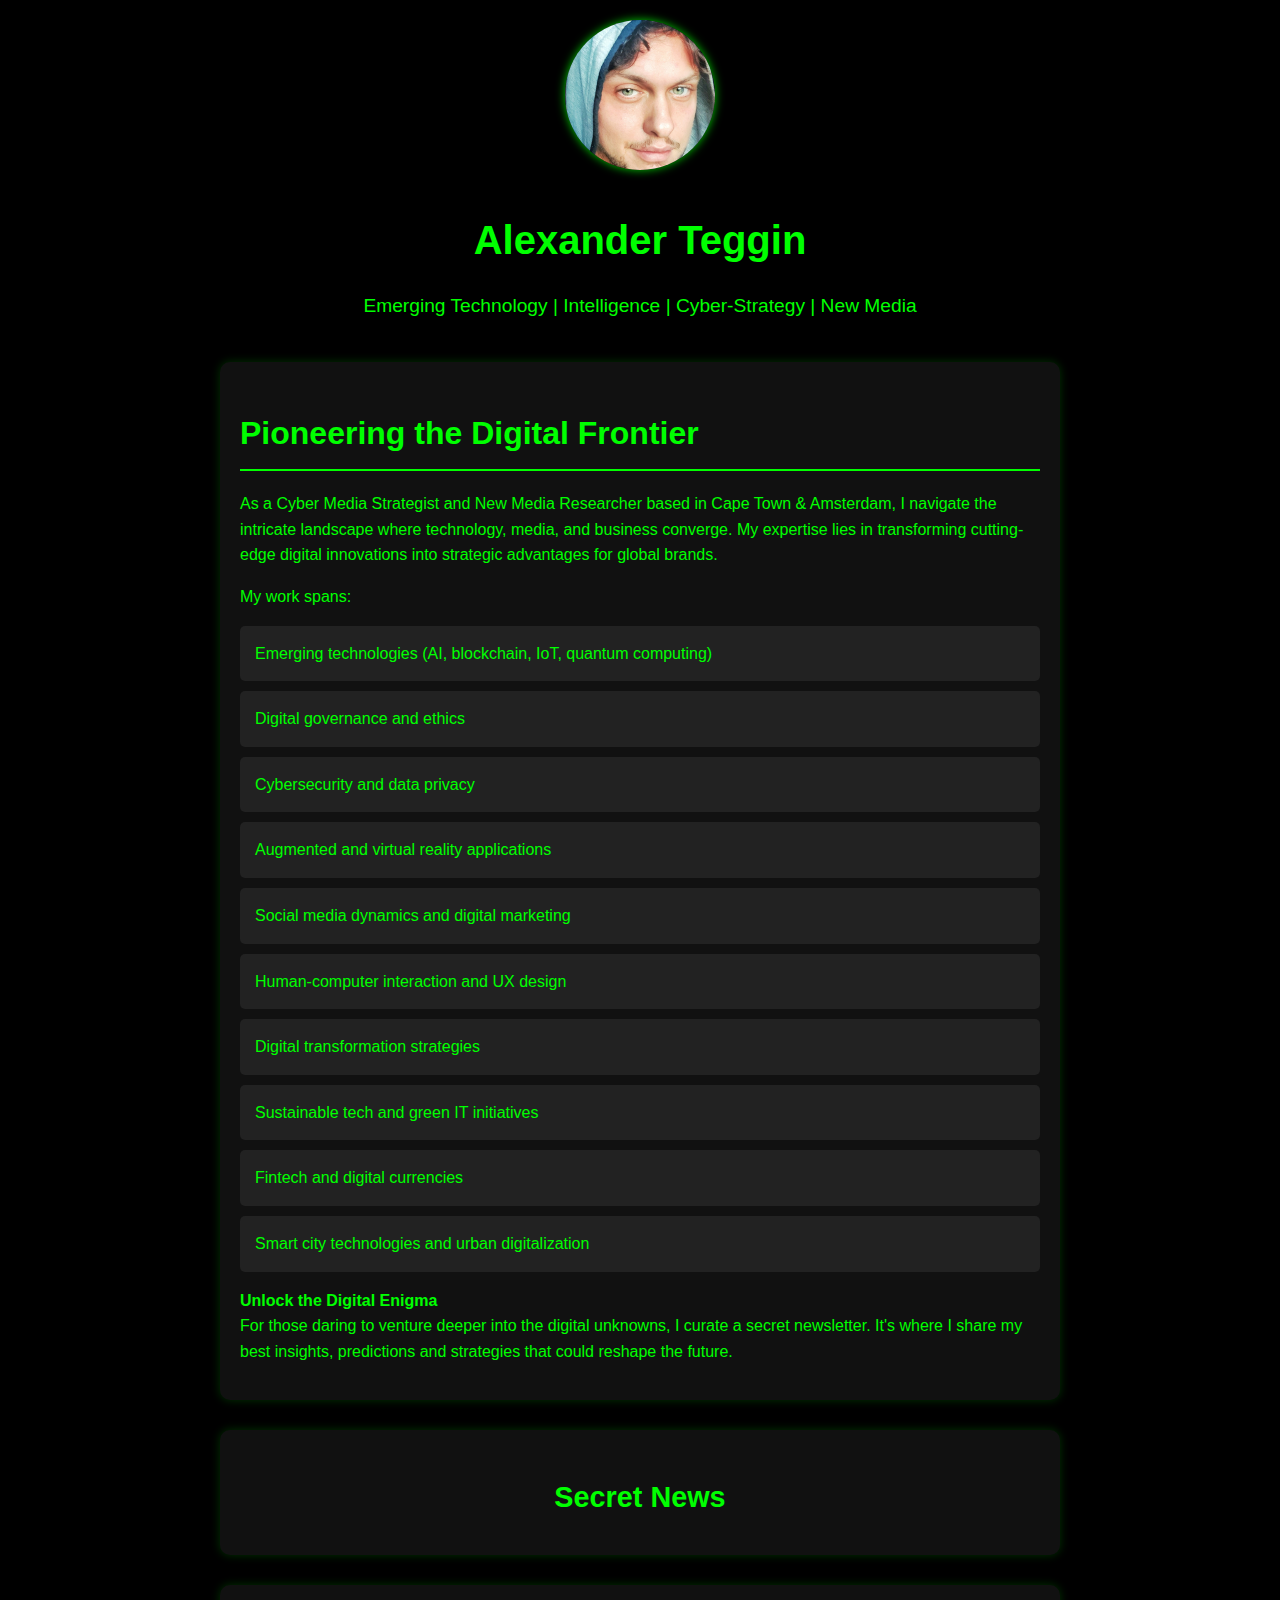
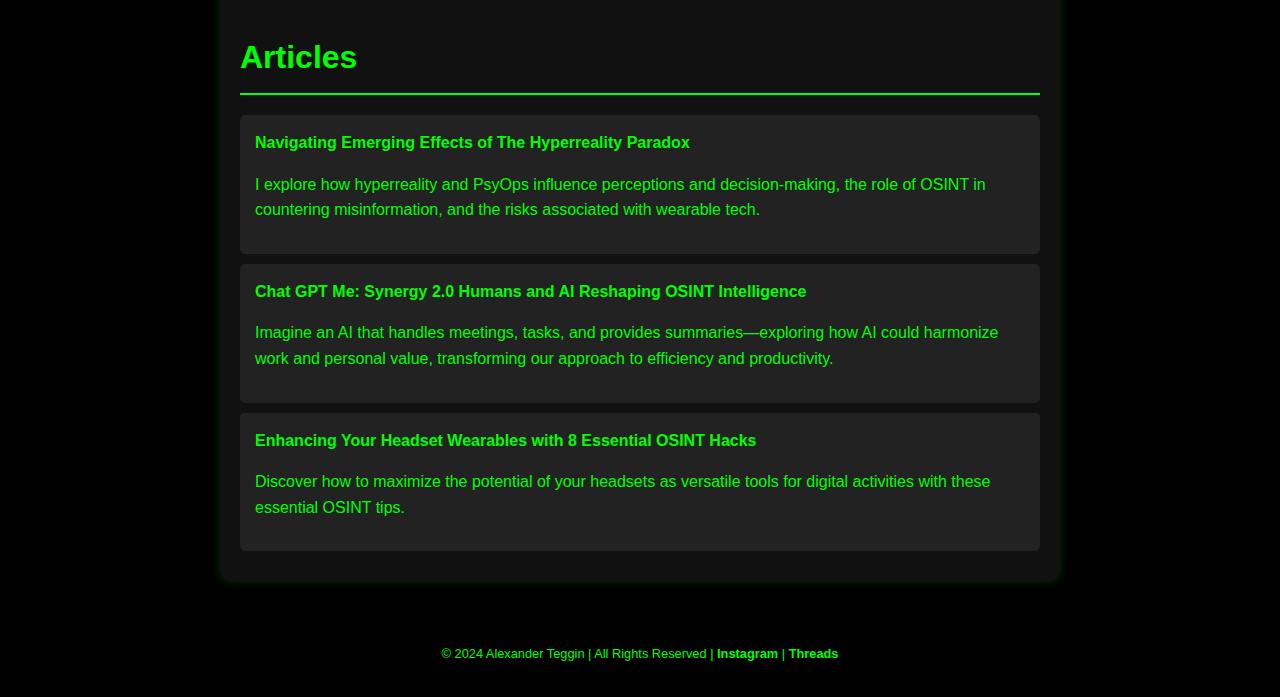
<file: index.html>
<!DOCTYPE html>
<html lang="en">

<head>
    <meta charset="UTF-8">
    <meta name="viewport" content="width=device-width, initial-scale=1.0">
    <title>Alexander Teggin's Page</title>
    <style>
        body {
            font-family: Arial, sans-serif;
            line-height: 1.6;
            background-color: #000;
            color: #00FF00;
            margin: 0;
            padding: 20px;
            display: flex;
            flex-direction: column;
            align-items: center;
            min-height: 100vh;
        }

        .header {
            text-align: center;
            margin-bottom: 40px;
        }

        .header img {
            max-width: 150px;
            border-radius: 50%;
            margin-bottom: 20px;
            box-shadow: 0 0 10px rgba(0, 255, 0, 0.8);
        }

        .header h1 {
            margin: 10px 0;
            font-size: 2.5em;
        }

        .header p {
            font-size: 1.2em;
            margin-bottom: 0;
        }

        .container {
            background: #111;
            padding: 20px;
            border-radius: 10px;
            max-width: 800px;
            width: 100%;
            box-shadow: 0 0 10px rgba(0, 255, 0, 0.2);
            margin-bottom: 30px;
        }

        .container h2 {
            font-size: 2em;
            margin-bottom: 20px;
            border-bottom: 2px solid #00FF00;
            padding-bottom: 10px;
        }

        ul {
            list-style-type: none;
            padding: 0;
            margin: 0;
        }

        li {
            background: #222;
            padding: 15px;
            border-radius: 5px;
            margin-bottom: 10px;
            transition: background 0.3s;
        }

        li:hover {
            background: #333;
        }

        a {
            text-decoration: none;
            color: #00FF00;
            font-weight: bold;
        }

        a:hover {
            text-decoration: underline;
        }

        .newsletter {
            text-align: center;
            padding: 20px;
            background: #111;
            border-radius: 10px;
            max-width: 800px;
            width: 100%;
            box-shadow: 0 0 10px rgba(0, 255, 0, 0.2);
            margin-bottom: 30px;
        }

        .newsletter h2 {
            font-size: 1.8em;
            margin-bottom: 15px;
        }

        .footer {
            text-align: center;
            margin-top: auto;
            padding-top: 20px;
            font-size: 0.8em;
            color: #00FF00;
        }
    </style>
</head>

<body>
    <div class="header">
        <img src="channels4_profile.jpg" alt="Profile Picture">
        <h1>Alexander Teggin</h1>
        <p>Emerging Technology | Intelligence | Cyber-Strategy | New Media</p>
    </div>

    <div class="container">
        <h2>Pioneering the Digital Frontier</h2>
        <p>As a Cyber Media Strategist and New Media Researcher based in Cape Town & Amsterdam, I navigate the intricate landscape where technology, media, and business converge. My expertise lies in transforming cutting-edge digital innovations into strategic advantages for global brands.</p>
        <p>My work spans:</p>
        <ul>
            <li>Emerging technologies (AI, blockchain, IoT, quantum computing)</li>
            <li>Digital governance and ethics</li>
            <li>Cybersecurity and data privacy</li>
            <li>Augmented and virtual reality applications</li>
            <li>Social media dynamics and digital marketing</li>
            <li>Human-computer interaction and UX design</li>
            <li>Digital transformation strategies</li>
            <li>Sustainable tech and green IT initiatives</li>
            <li>Fintech and digital currencies</li>
            <li>Smart city technologies and urban digitalization</li>
        </ul>
        <p><strong>Unlock the Digital Enigma</strong><br>
            For those daring to venture deeper into the digital unknowns, I curate a secret newsletter. It's where I share my best insights, predictions and strategies that could reshape the future.</p>
    </div>

    <div class="newsletter">
        <h2>Secret News</h2>
        <form>
            <script>
                (function (s, e, n, d, er) {
                    s['Sender'] = er;
                    s[er] = s[er] || function () {
                        (s[er].q = s[er].q || []).push(arguments)
                    }, s[er].l = 1 * new Date();
                    var a = e.createElement(n),
                        m = e.getElementsByTagName(n)[0];
                    a.async = 1;
                    a.src = d;
                    m.parentNode.insertBefore(a, m)
                })(window, document, 'script', 'https://cdn.sender.net/accounts_resources/universal.js', 'sender');
                sender('451ee966db3477')
            </script>
            <div class="sender-form-field" data-sender-form-id="lzpagnoeaqzmmbk0wcf"></div>
        </form>
    </div>

    <div class="container">
        <h2>Articles</h2>
        <ul>
            <li>
                <a href="https://www.linkedin.com/posts/alexanderteggin001_psyops-cybersecurity-hyperreality-activity-7228188551794823168-zjj9?utm_source=share&utm_medium=member_android">
                    Navigating Emerging Effects of The Hyperreality Paradox
                </a>
                <p>I explore how hyperreality and PsyOps influence perceptions and decision-making, the role of OSINT in countering misinformation, and the risks associated with wearable tech.</p>
            </li>
            <li>
                <a href="https://www.linkedin.com/pulse/synergy-20-humans-ai-reshaping-osint-data-through-paradox-teggin-gj6me?utm_source=share&utm_medium=member_android&utm_campaign=share_via">
                    Chat GPT Me: Synergy 2.0 Humans and AI Reshaping OSINT Intelligence
                </a>
                <p>Imagine an AI that handles meetings, tasks, and provides summaries—exploring how AI could harmonize work and personal value, transforming our approach to efficiency and productivity.</p>
            </li>
            <li>
                <a href="https://www.linkedin.com/pulse/enhancing-your-headset-wearables-8-essential-osint-overall-teggin-kj3sc?utm_source=share&utm_medium=member_android&utm_campaign=share_via">
                    Enhancing Your Headset Wearables with 8 Essential OSINT Hacks
                </a>
                <p>Discover how to maximize the potential of your headsets as versatile tools for digital activities with these essential OSINT tips.</p>
            </li>
        </ul>
    </div>

    <div class="footer">
        <p>&copy; 2024 Alexander Teggin | All Rights Reserved | <a href="https://www.instagram.com/alexanderteggin">Instagram</a> | <a href="https://www.threads.net/@alexanderteggin">Threads</a></p>
    </div>
</body>

</html>
</file>
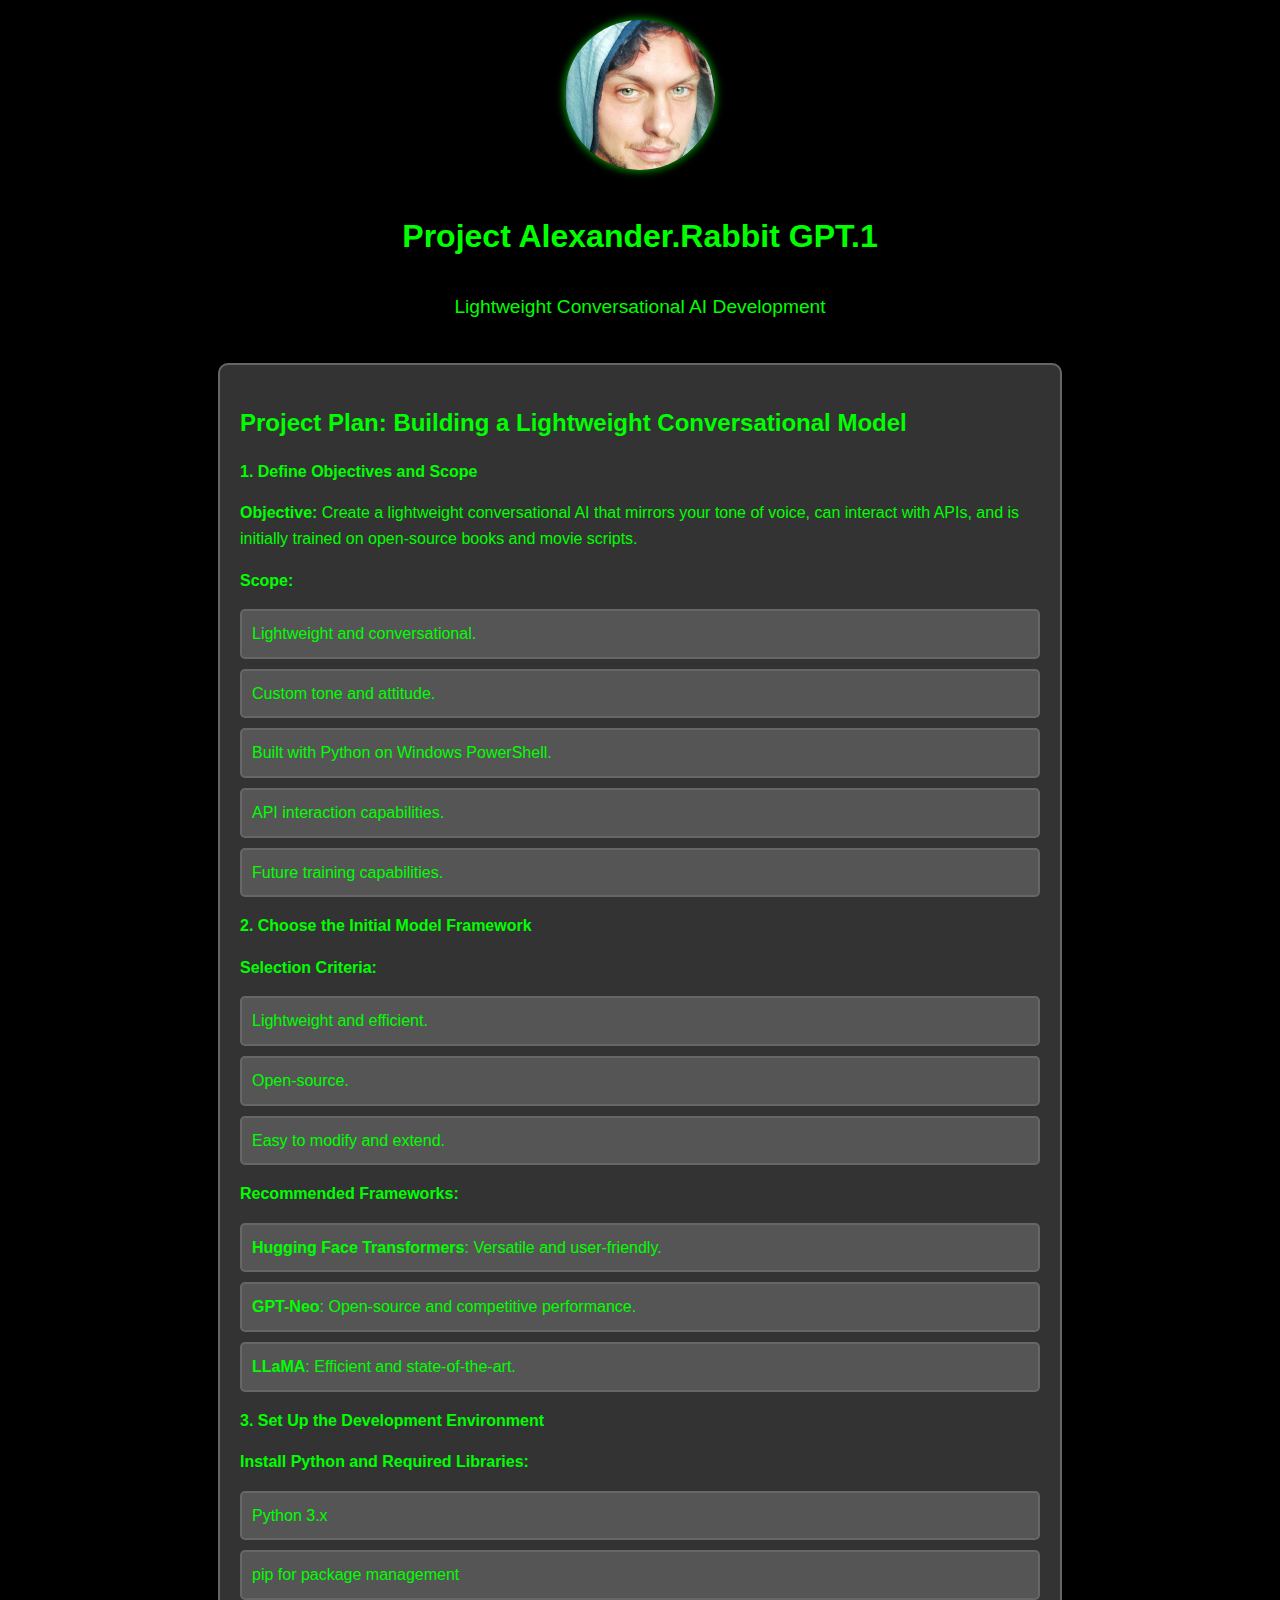
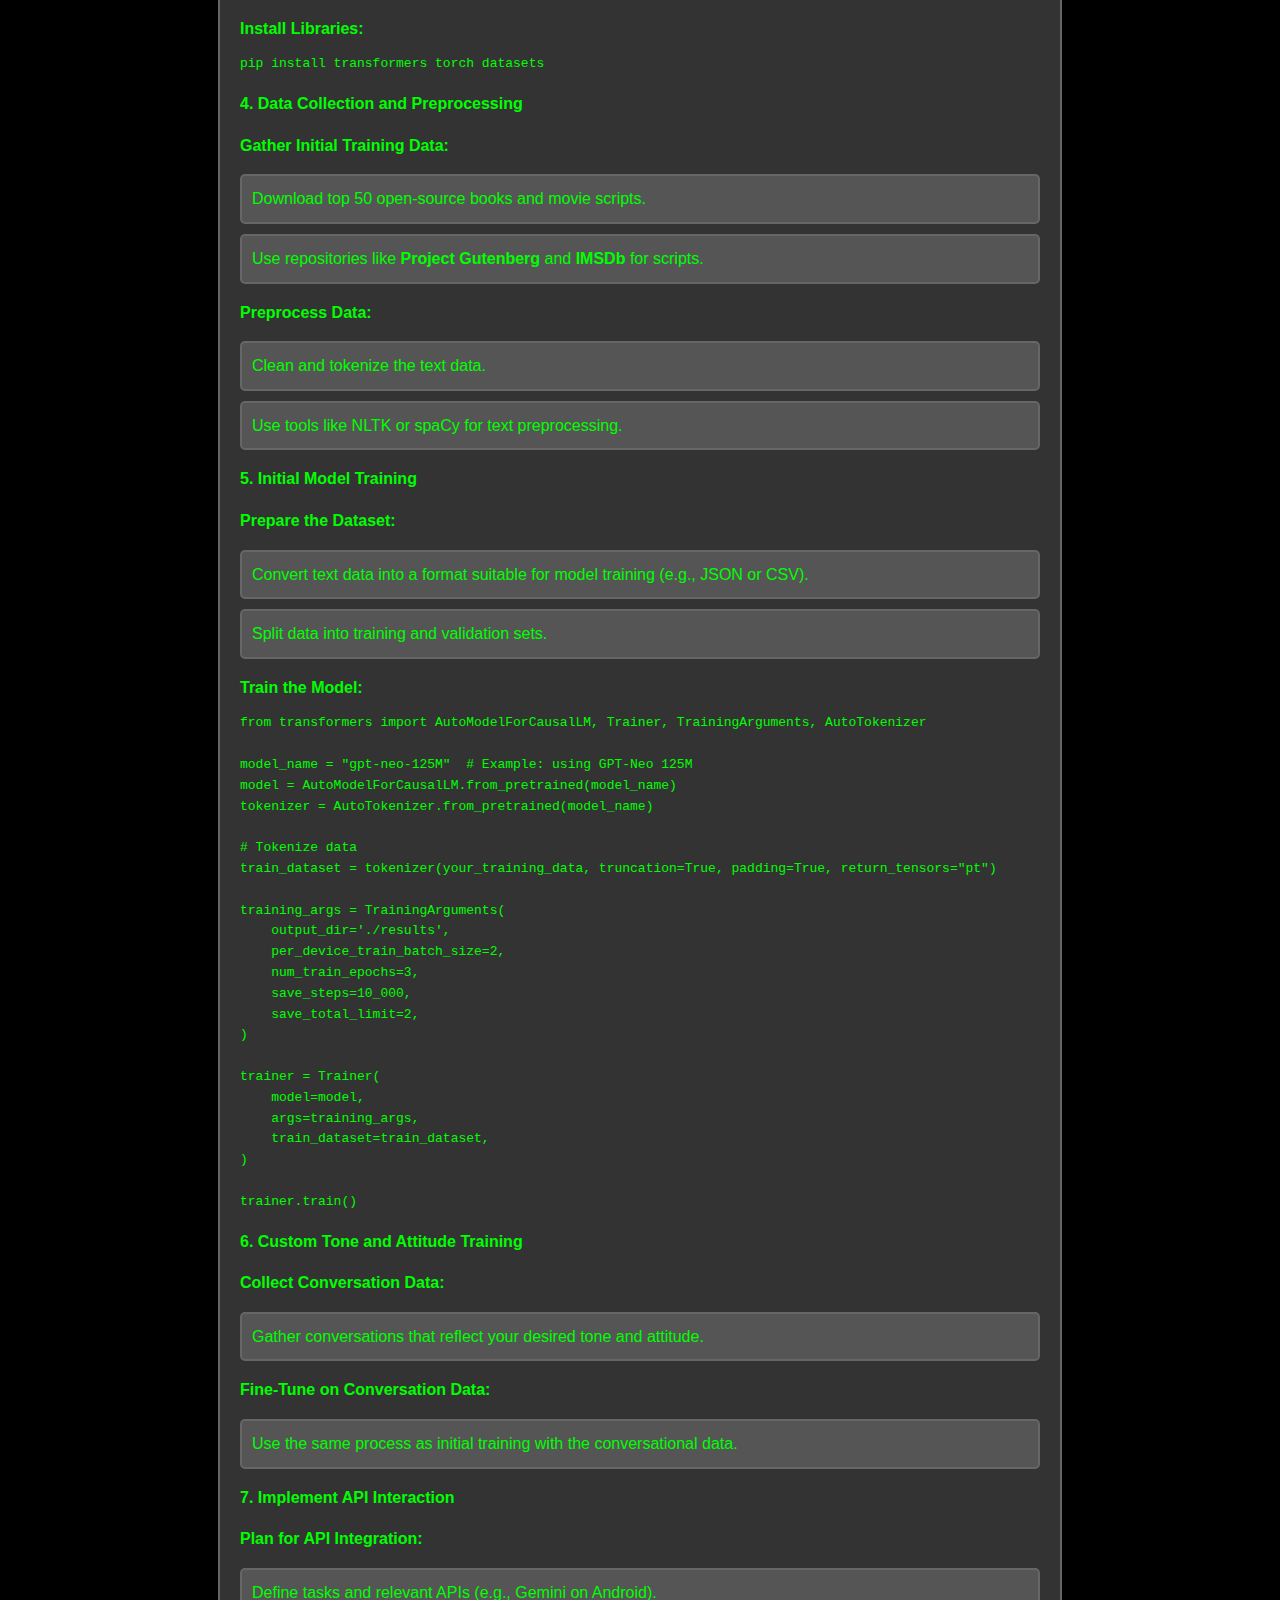
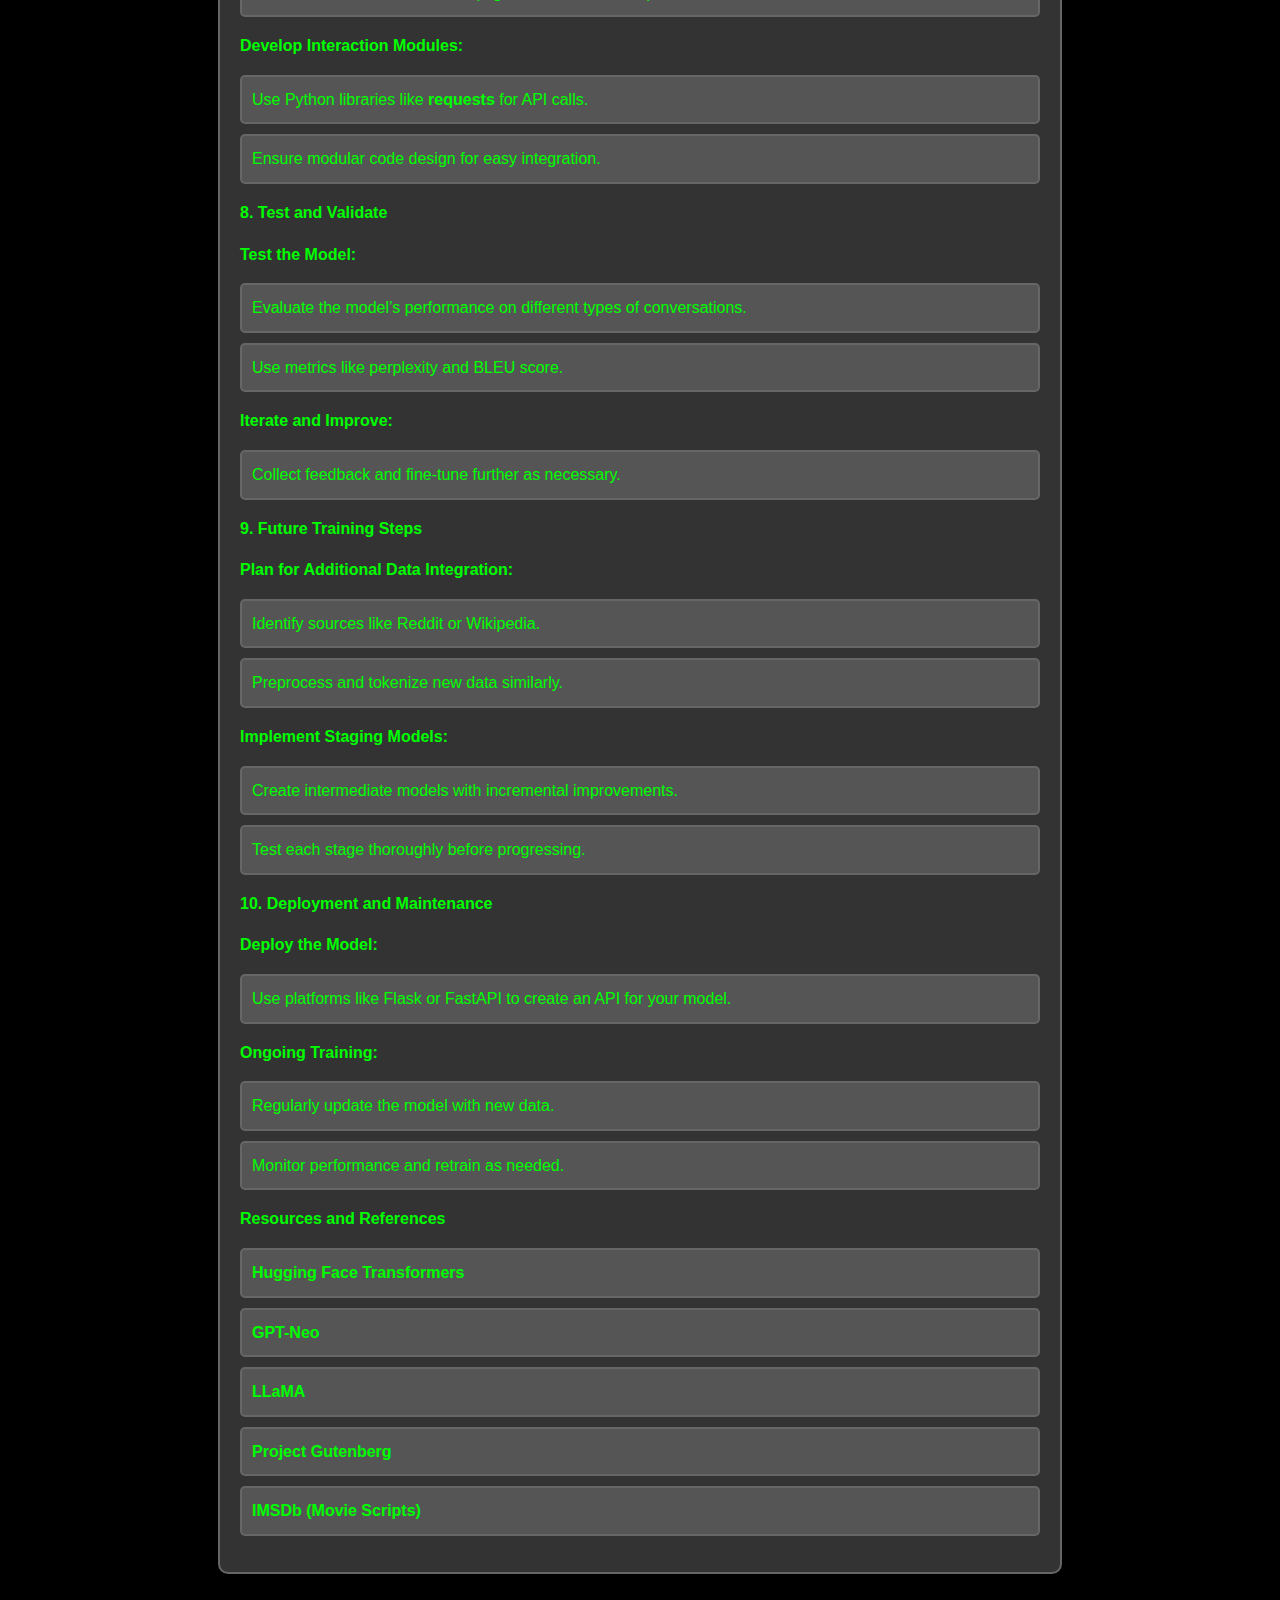
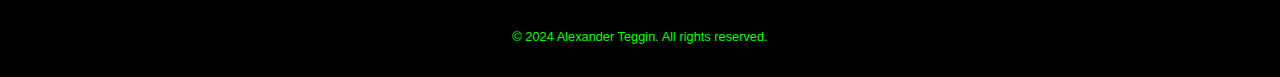
<file: alexander_rabbit.html>
<!DOCTYPE html>
<html lang="en">
<head>
    <meta charset="UTF-8">
    <meta name="viewport" content="width=device-width, initial-scale=1.0">
    <title>Project Alexander.Rabbit GPT.1</title>
    <style>
        body {
            font-family: "Arial", sans-serif;
            line-height: 1.6;
            background-color: #000;
            color: #00FF00;
            margin: 0;
            padding: 20px;
            display: flex;
            flex-direction: column;
            align-items: center;
            min-height: 100vh;
        }
        .header {
            display: flex;
            flex-direction: column;
            align-items: center;
            text-align: center;
            max-width: 800px;
            width: 100%;
            margin-bottom: 20px;
        }
        .header img {
            max-width: 150px;
            border-radius: 50%;
            margin-bottom: 20px;
            box-shadow: 0 0 10px rgba(0, 255, 0, 0.8);
        }
        .header h1 {
            color: #00FF00;
            margin-bottom: 10px;
        }
        .header p {
            font-size: 1.2em;
            margin-bottom: 20px;
        }
        .container {
            background: #333;
            padding: 20px;
            border: 2px solid #666;
            border-radius: 10px;
            max-width: 800px;
            width: 100%;
            box-shadow: 0 0 10px rgba(0, 0, 0, 0.5);
            margin-bottom: 20px;
        }
        h2 {
            color: #00FF00;
            margin-bottom: 10px;
        }
        p {
            line-height: 1.6;
            margin-bottom: 10px;
        }
        ul {
            list-style-type: none;
            padding: 0;
        }
        li {
            margin: 10px 0;
            border: 2px solid #666;
            padding: 10px;
            border-radius: 5px;
            background: #555;
            transition: background 0.3s;
            position: relative;
            overflow: hidden;
        }
        li:hover {
            background: #666;
        }
        a {
            text-decoration: none;
            color: #00FF00;
            font-weight: bold;
            position: relative;
            z-index: 1;
            display: inline-block;
        }
        a:hover {
            text-decoration: underline;
        }
        .matrix-hover::after {
            content: '';
            position: absolute;
            top: 100%;
            left: 0;
            width: 100%;
            height: 100%;
            background: #00FF00;
            opacity: 0;
            transition: top 0.3s, opacity 0.3s;
        }
        .matrix-hover:hover::after {
            top: 0;
            opacity: 0.1;
            transition: top 0.3s, opacity 0.3s;
        }
        .matrix-hover:hover {
            animation: matrix-drip 0.5s infinite;
        }
        @keyframes matrix-drip {
            0% { text-shadow: 0 0 2px #00FF00, 0 0 5px #00FF00, 0 0 10px #00FF00, 0 0 20px #00FF00; }
            50% { text-shadow: 0 0 5px #00FF00, 0 0 10px #00FF00, 0 0 20px #00FF00, 0 0 30px #00FF00; }
            100% { text-shadow: 0 0 2px #00FF00, 0 0 5px #00FF00, 0 0 10px #00FF00, 0 0 20px #00FF00; }
        }
        .footer {
            text-align: center;
            margin-top: auto;
            padding-top: 20px;
            font-size: 0.8em;
        }
    </style>
</head>
<body>
    <div class="header">
        <img src="channels4_profile.jpg" alt="Profile Picture">
        <h1>Project Alexander.Rabbit GPT.1</h1>
        <p>Lightweight Conversational AI Development</p>
    </div>

    <div class="container">
        <h2>Project Plan: Building a Lightweight Conversational Model</h2>
        <p><strong>1. Define Objectives and Scope</strong></p>
        <p><strong>Objective:</strong> Create a lightweight conversational AI that mirrors your tone of voice, can interact with APIs, and is initially trained on open-source books and movie scripts.</p>
        <p><strong>Scope:</strong></p>
        <ul>
            <li>Lightweight and conversational.</li>
            <li>Custom tone and attitude.</li>
            <li>Built with Python on Windows PowerShell.</li>
            <li>API interaction capabilities.</li>
            <li>Future training capabilities.</li>
        </ul>

        <p><strong>2. Choose the Initial Model Framework</strong></p>
        <p><strong>Selection Criteria:</strong></p>
        <ul>
            <li>Lightweight and efficient.</li>
            <li>Open-source.</li>
            <li>Easy to modify and extend.</li>
        </ul>
        <p><strong>Recommended Frameworks:</strong></p>
        <ul>
            <li><a href="https://github.com/huggingface/transformers" class="matrix-hover">Hugging Face Transformers</a>: Versatile and user-friendly.</li>
            <li><a href="https://github.com/EleutherAI/gpt-neo" class="matrix-hover">GPT-Neo</a>: Open-source and competitive performance.</li>
            <li><a href="https://arxiv.org/abs/2205.11487" class="matrix-hover">LLaMA</a>: Efficient and state-of-the-art.</li>
        </ul>

        <p><strong>3. Set Up the Development Environment</strong></p>
        <p><strong>Install Python and Required Libraries:</strong></p>
        <ul>
            <li>Python 3.x</li>
            <li>pip for package management</li>
        </ul>
        <p><strong>Install Libraries:</strong></p>
        <pre><code>pip install transformers torch datasets</code></pre>

        <p><strong>4. Data Collection and Preprocessing</strong></p>
        <p><strong>Gather Initial Training Data:</strong></p>
        <ul>
            <li>Download top 50 open-source books and movie scripts.</li>
            <li>Use repositories like <a href="https://www.gutenberg.org/" class="matrix-hover">Project Gutenberg</a> and <a href="https://www.imsdb.com/" class="matrix-hover">IMSDb</a> for scripts.</li>
        </ul>
        <p><strong>Preprocess Data:</strong></p>
        <ul>
            <li>Clean and tokenize the text data.</li>
            <li>Use tools like NLTK or spaCy for text preprocessing.</li>
        </ul>

        <p><strong>5. Initial Model Training</strong></p>
        <p><strong>Prepare the Dataset:</strong></p>
        <ul>
            <li>Convert text data into a format suitable for model training (e.g., JSON or CSV).</li>
            <li>Split data into training and validation sets.</li>
        </ul>
        <p><strong>Train the Model:</strong></p>
        <pre><code>from transformers import AutoModelForCausalLM, Trainer, TrainingArguments, AutoTokenizer

model_name = "gpt-neo-125M"  # Example: using GPT-Neo 125M
model = AutoModelForCausalLM.from_pretrained(model_name)
tokenizer = AutoTokenizer.from_pretrained(model_name)

# Tokenize data
train_dataset = tokenizer(your_training_data, truncation=True, padding=True, return_tensors="pt")

training_args = TrainingArguments(
    output_dir='./results',
    per_device_train_batch_size=2,
    num_train_epochs=3,
    save_steps=10_000,
    save_total_limit=2,
)

trainer = Trainer(
    model=model,
    args=training_args,
    train_dataset=train_dataset,
)

trainer.train()</code></pre>

        <p><strong>6. Custom Tone and Attitude Training</strong></p>
        <p><strong>Collect Conversation Data:</strong></p>
        <ul>
            <li>Gather conversations that reflect your desired tone and attitude.</li>
        </ul>
        <p><strong>Fine-Tune on Conversation Data:</strong></p>
        <ul>
            <li>Use the same process as initial training with the conversational data.</li>
        </ul>

        <p><strong>7. Implement API Interaction</strong></p>
        <p><strong>Plan for API Integration:</strong></p>
        <ul>
            <li>Define tasks and relevant APIs (e.g., Gemini on Android).</li>
        </ul>
        <p><strong>Develop Interaction Modules:</strong></p>
        <ul>
            <li>Use Python libraries like <a href="https://docs.python-requests.org/en/latest/" class="matrix-hover">requests</a> for API calls.</li>
            <li>Ensure modular code design for easy integration.</li>
        </ul>

        <p><strong>8. Test and Validate</strong></p>
        <p><strong>Test the Model:</strong></p>
        <ul>
            <li>Evaluate the model’s performance on different types of conversations.</li>
            <li>Use metrics like perplexity and BLEU score.</li>
        </ul>
        <p><strong>Iterate and Improve:</strong></p>
        <ul>
            <li>Collect feedback and fine-tune further as necessary.</li>
        </ul>

        <p><strong>9. Future Training Steps</strong></p>
        <p><strong>Plan for Additional Data Integration:</strong></p>
        <ul>
            <li>Identify sources like Reddit or Wikipedia.</li>
            <li>Preprocess and tokenize new data similarly.</li>
        </ul>
        <p><strong>Implement Staging Models:</strong></p>
        <ul>
            <li>Create intermediate models with incremental improvements.</li>
            <li>Test each stage thoroughly before progressing.</li>
        </ul>

        <p><strong>10. Deployment and Maintenance</strong></p>
        <p><strong>Deploy the Model:</strong></p>
        <ul>
            <li>Use platforms like Flask or FastAPI to create an API for your model.</li>
        </ul>
        <p><strong>Ongoing Training:</strong></p>
        <ul>
            <li>Regularly update the model with new data.</li>
            <li>Monitor performance and retrain as needed.</li>
        </ul>

        <p><strong>Resources and References</strong></p>
        <ul>
            <li><a href="https://github.com/huggingface/transformers" class="matrix-hover">Hugging Face Transformers</a></li>
            <li><a href="https://github.com/EleutherAI/gpt-neo" class="matrix-hover">GPT-Neo</a></li>
            <li><a href="https://arxiv.org/abs/2205.11487" class="matrix-hover">LLaMA</a></li>
            <li><a href="https://www.gutenberg.org/" class="matrix-hover">Project Gutenberg</a></li>
            <li><a href="https://www.imsdb.com/" class="matrix-hover">IMSDb (Movie Scripts)</a></li>
        </ul>
    </div>

    <div class="footer">
        <p>&copy; 2024 Alexander Teggin. All rights reserved.</p>
    </div>
</body>
</html>
</file>
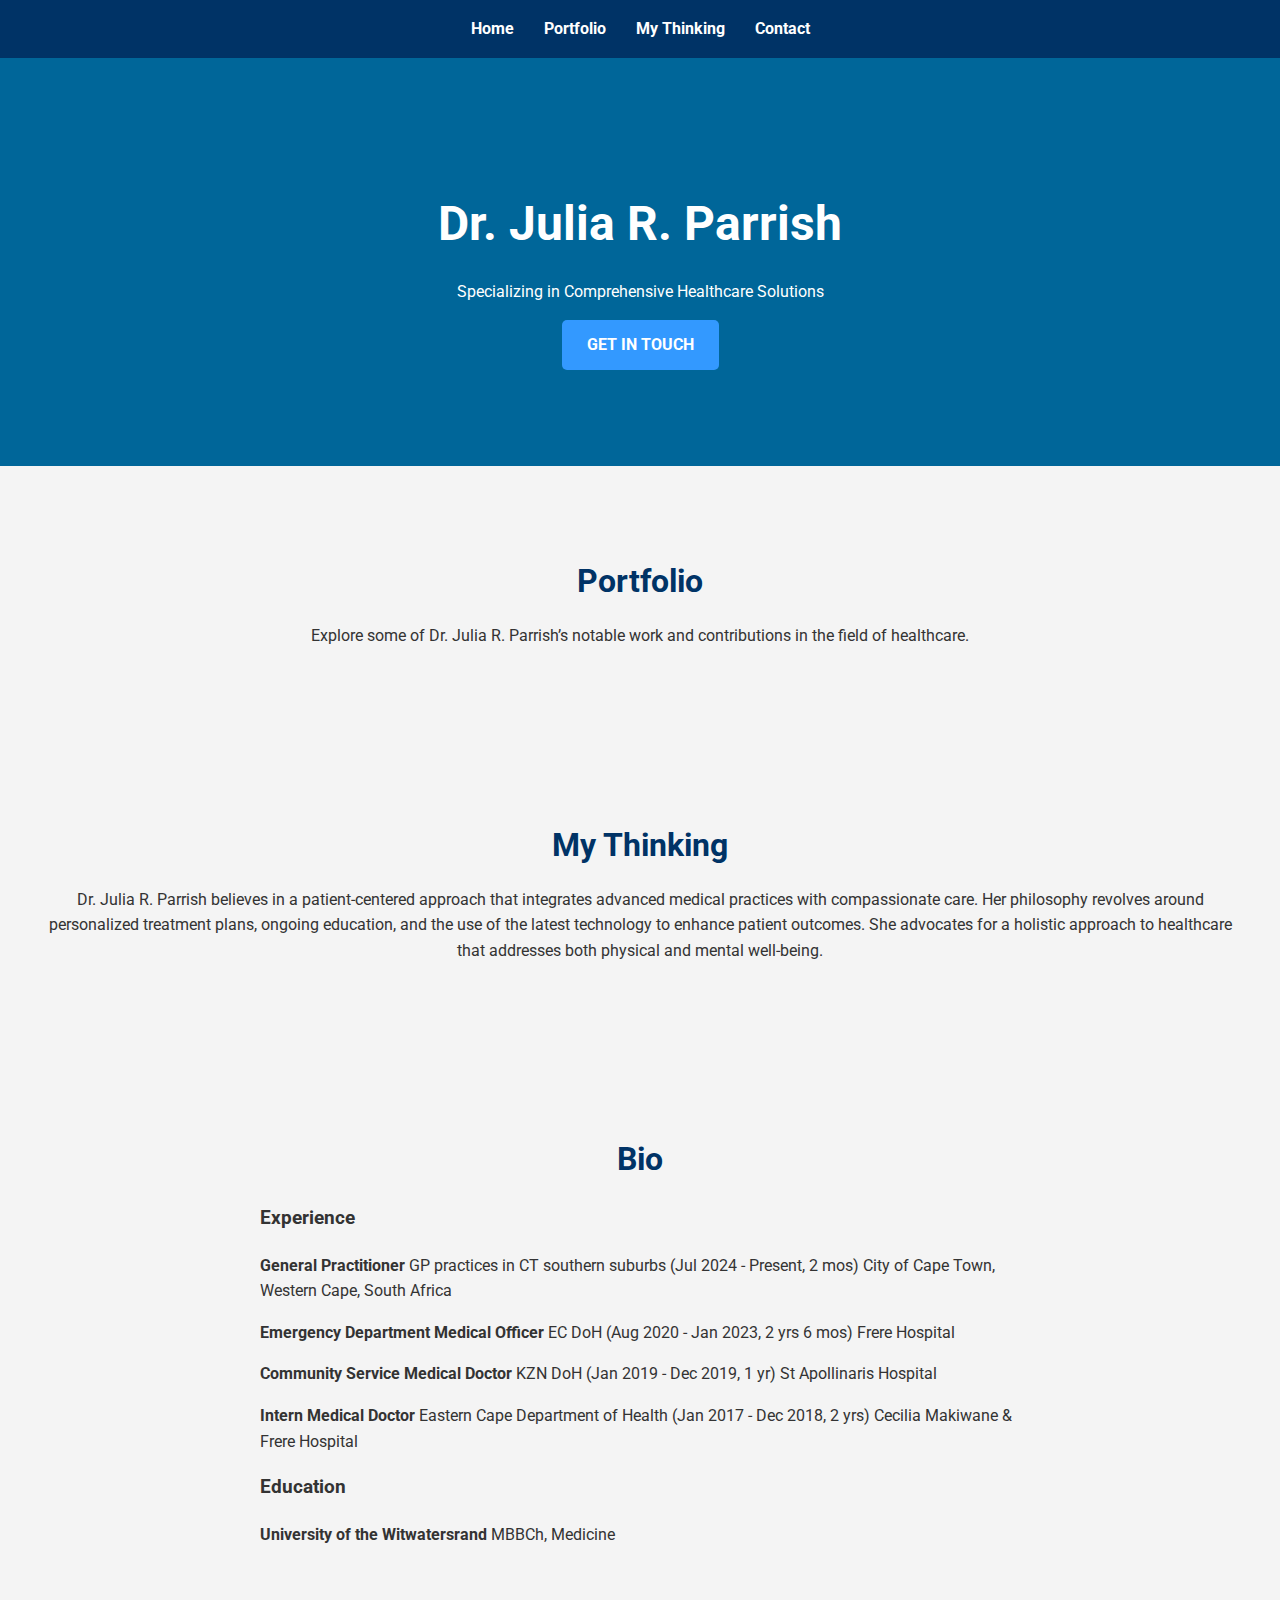
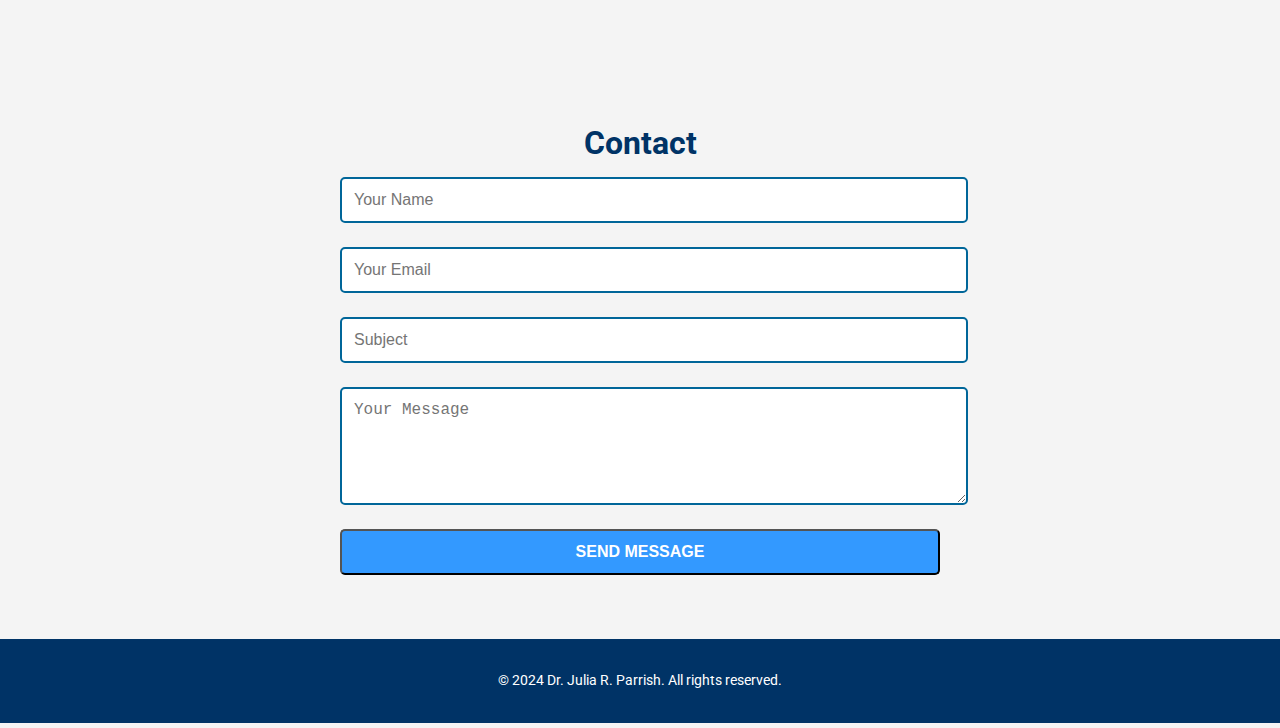
<file: Drparish.html>
<!DOCTYPE html>
<html lang="en">
<head>
    <meta charset="UTF-8">
    <meta name="viewport" content="width=device-width, initial-scale=1.0">
    <title>Dr. Julia R. Parrish</title>
    <link href="https://fonts.googleapis.com/css2?family=Roboto:wght@400;700&display=swap" rel="stylesheet">
    <style>
        :root {
            --primary-color: #003366;
            --secondary-color: #006699;
            --accent-color: #3399ff;
            --text-color: #333;
            --background-color: #f4f4f4;
        }

        body, html {
            margin: 0;
            padding: 0;
            font-family: 'Roboto', sans-serif;
            background-color: var(--background-color);
            color: var(--text-color);
            line-height: 1.6;
            scroll-behavior: smooth;
        }

        header {
            background-color: var(--primary-color);
            color: white;
            padding: 1rem 0;
        }

        nav ul {
            list-style-type: none;
            padding: 0;
            display: flex;
            justify-content: center;
            margin: 0;
        }

        nav ul li {
            margin: 0 15px;
        }

        nav ul li a {
            color: white;
            text-decoration: none;
            font-weight: 700;
            font-size: 1rem;
            transition: color 0.3s ease;
        }

        nav ul li a:hover {
            color: var(--accent-color);
        }

        .hero {
            background: var(--secondary-color);
            color: white;
            text-align: center;
            padding: 6rem 0;
        }

        h1, h2 {
            margin-bottom: 0.5rem;
        }

        h1 {
            font-size: 3rem;
            font-weight: 700;
            margin-bottom: 1rem;
        }

        h2 {
            font-size: 2rem;
            color: var(--primary-color);
        }

        .container {
            max-width: 1200px;
            margin: 0 auto;
            padding: 0 20px;
        }

        .cta-button {
            display: inline-block;
            background-color: var(--accent-color);
            color: white;
            padding: 12px 25px;
            text-decoration: none;
            border-radius: 5px;
            font-weight: bold;
            font-size: 1rem;
            transition: all 0.3s ease;
            text-transform: uppercase;
        }

        .cta-button:hover {
            background-color: white;
            color: var(--accent-color);
            transform: translateY(-2px);
            box-shadow: 0 4px 10px rgba(0,0,0,0.2);
        }

        section {
            padding: 4rem 0;
            text-align: center;
        }

        .bio {
            text-align: left;
            max-width: 800px;
            margin: 0 auto;
        }

        .bio h2 {
            text-align: center;
        }

        .bio ul {
            list-style-type: none;
            padding: 0;
        }

        .bio li {
            margin-bottom: 1rem;
        }

        .contact form {
            display: grid;
            gap: 1.5rem;
            max-width: 600px;
            margin: 0 auto;
        }

        .contact input, .contact textarea {
            width: 100%;
            padding: 12px;
            border: 2px solid var(--secondary-color);
            border-radius: 5px;
            font-size: 1rem;
            transition: all 0.3s ease;
        }

        .contact input:focus, .contact textarea:focus {
            border-color: var(--accent-color);
            outline: none;
            box-shadow: 0 0 0 3px rgba(51, 153, 255, 0.2);
        }

        footer {
            background-color: var(--primary-color);
            color: white;
            text-align: center;
            padding: 1rem 0;
            font-size: 0.9rem;
        }

        @media (max-width: 768px) {
            h1 { font-size: 2.5rem; }
            h2 { font-size: 1.5rem; }
        }
    </style>
</head>
<body>
    <header>
        <nav>
            <ul>
                <li><a href="#home">Home</a></li>
                <li><a href="#portfolio">Portfolio</a></li>
                <li><a href="#my-thinking">My Thinking</a></li>
                <li><a href="#contact">Contact</a></li>
            </ul>
        </nav>
    </header>

    <main>
        <section id="home" class="hero">
            <div class="container">
                <h1>Dr. Julia R. Parrish</h1>
                <p>Specializing in Comprehensive Healthcare Solutions</p>
                <a href="#contact" class="cta-button">Get in Touch</a>
            </div>
        </section>

        <section id="portfolio">
            <div class="container">
                <h2>Portfolio</h2>
                <p>Explore some of Dr. Julia R. Parrish’s notable work and contributions in the field of healthcare.</p>
            </div>
        </section>

        <section id="my-thinking">
            <div class="container">
                <h2>My Thinking</h2>
                <p>Dr. Julia R. Parrish believes in a patient-centered approach that integrates advanced medical practices with compassionate care. Her philosophy revolves around personalized treatment plans, ongoing education, and the use of the latest technology to enhance patient outcomes. She advocates for a holistic approach to healthcare that addresses both physical and mental well-being.</p>
            </div>
        </section>

        <section id="bio" class="bio">
            <div class="container">
                <h2>Bio</h2>
                <h3>Experience</h3>
                <ul>
                    <li><strong>General Practitioner</strong> GP practices in CT southern suburbs (Jul 2024 - Present, 2 mos) City of Cape Town, Western Cape, South Africa</li>
                    <li><strong>Emergency Department Medical Officer</strong> EC DoH (Aug 2020 - Jan 2023, 2 yrs 6 mos) Frere Hospital</li>
                    <li><strong>Community Service Medical Doctor</strong> KZN DoH (Jan 2019 - Dec 2019, 1 yr) St Apollinaris Hospital</li>
                    <li><strong>Intern Medical Doctor</strong> Eastern Cape Department of Health (Jan 2017 - Dec 2018, 2 yrs) Cecilia Makiwane & Frere Hospital</li>
                </ul>
                <h3>Education</h3>
                <ul>
                    <li><strong>University of the Witwatersrand</strong> MBBCh, Medicine</li>
                </ul>
            </div>
        </section>

        <section id="contact" class="contact">
            <div class="container">
                <h2>Contact</h2>
                <form action="mailto:openai.quickstep197@passinbox.com" method="post" enctype="text/plain">
                    <input type="text" name="name" placeholder="Your Name" required>
                    <input type="email" name="email" placeholder="Your Email" required>
                    <input type="text" name="subject" placeholder="Subject">
                    <textarea name="message" placeholder="Your Message" rows="5" required></textarea>
                    <button type="submit" class="cta-button">Send Message</button>
                </form>
            </div>
        </section>
    </main>

    <footer>
        <p>&copy; 2024 Dr. Julia R. Parrish. All rights reserved.</p>
    </footer>
</body>
</html>
</file>
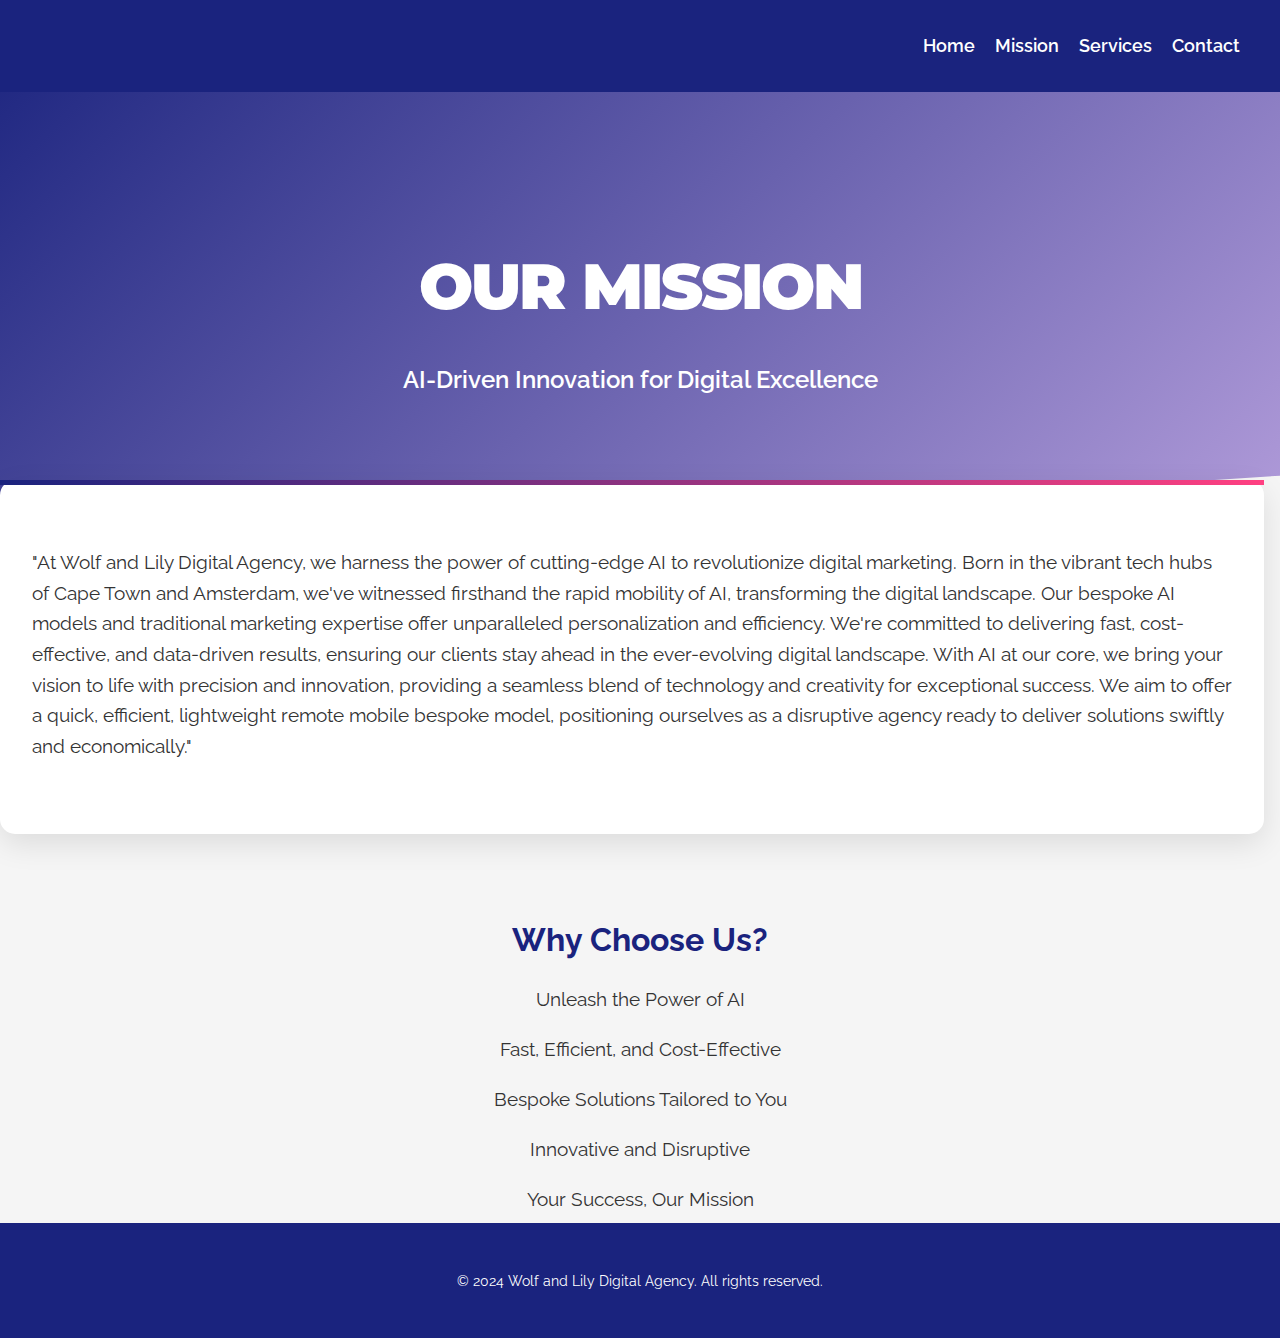
<file: walmission.html>
<!DOCTYPE html>
<html lang="en">
<head>
    <meta charset="UTF-8">
    <meta name="viewport" content="width=device-width, initial-scale=1.0">
    <title>Our Mission - Wolf and Lily Digital Agency</title>
    <link href="https://fonts.googleapis.com/css2?family=Montserrat:wght@700;900&family=Raleway:wght@400;600&display=swap" rel="stylesheet">
    <style>
        :root {
            --primary-color: #1a237e;
            --secondary-color: #b39ddb;
            --accent-color: #ff4081;
            --text-color: #333;
            --background-color: #f5f5f5;
        }

        body, html {
            margin: 0;
            padding: 0;
            font-family: 'Raleway', sans-serif;
            background-color: var(--background-color);
            color: var(--text-color);
            line-height: 1.6;
            scroll-behavior: smooth;
        }

        .container {
            max-width: 1200px;
            margin: 0 auto;
            padding: 0 20px;
        }

        header {
            background-color: var(--primary-color);
            color: white;
            padding: 1rem 0;
            position: fixed;
            width: 100%;
            z-index: 1000;
            transition: background-color 0.3s ease;
        }

        header.scrolled {
            background-color: rgba(26, 35, 126, 0.9);
        }

        nav ul {
            list-style-type: none;
            padding: 0;
            display: flex;
            justify-content: flex-end;
        }

        nav ul li {
            margin-left: 20px;
        }

        nav ul li a {
            color: white;
            text-decoration: none;
            font-weight: 600;
            font-size: 1.1rem;
            transition: color 0.3s ease;
        }

        nav ul li a:hover {
            color: var(--accent-color);
        }

        .mission-hero {
            background: linear-gradient(135deg, var(--primary-color), var(--secondary-color));
            color: white;
            text-align: center;
            padding: 12rem 0 8rem;
            clip-path: polygon(0 0, 100% 0, 100% 85%, 0 100%);
        }

        h1 {
            font-family: 'Montserrat', sans-serif;
            font-size: 4rem;
            font-weight: 900;
            text-transform: uppercase;
            letter-spacing: -2px;
            margin-bottom: 1rem;
        }

        .tagline {
            font-size: 1.5rem;
            margin-bottom: 2rem;
            font-weight: 600;
        }

        .mission-statement {
            background-color: white;
            border-radius: 15px;
            padding: 3rem 2rem;
            box-shadow: 0 10px 30px rgba(0,0,0,0.1);
            margin: -5rem 0 5rem;
            position: relative;
        }

        .mission-statement::before {
            content: '';
            position: absolute;
            top: 0;
            left: 0;
            right: 0;
            height: 5px;
            background: linear-gradient(to right, var(--primary-color), var(--accent-color));
        }

        .mission-statement p {
            font-size: 1.2rem;
            margin-bottom: 1.5rem;
        }

        .catchphrases {
            text-align: center;
            margin-top: 3rem;
        }

        .catchphrases h2 {
            font-size: 2rem;
            font-weight: 700;
            color: var(--primary-color);
            margin-bottom: 1rem;
        }

        .catchphrases p {
            font-size: 1.2rem;
            color: var(--text-color);
            margin-bottom: 0.5rem;
        }

        footer {
            background-color: var(--primary-color);
            color: white;
            text-align: center;
            padding: 2rem 0;
            font-size: 0.9rem;
        }

        @media (max-width: 768px) {
            h1 { font-size: 3rem; }
            .mission-hero { padding: 8rem 0 4rem; }
            .mission-statement { padding: 2rem 1rem; }
        }
    </style>
</head>
<body>
    <header id="header">
        <div class="container">
            <nav>
                <ul>
                    <li><a href="index.html">Home</a></li>
                    <li><a href="mission.html">Mission</a></li>
                    <li><a href="services.html">Services</a></li>
                    <li><a href="contact.html">Contact</a></li>
                </ul>
            </nav>
        </div>
    </header>

    <main>
        <section class="mission-hero">
            <div class="container">
                <h1>Our Mission</h1>
                <p class="tagline">AI-Driven Innovation for Digital Excellence</p>
            </div>
        </section>

        <section class="mission-statement container">
            <p>"At Wolf and Lily Digital Agency, we harness the power of cutting-edge AI to revolutionize digital marketing. Born in the vibrant tech hubs of Cape Town and Amsterdam, we've witnessed firsthand the rapid mobility of AI, transforming the digital landscape. Our bespoke AI models and traditional marketing expertise offer unparalleled personalization and efficiency. We're committed to delivering fast, cost-effective, and data-driven results, ensuring our clients stay ahead in the ever-evolving digital landscape. With AI at our core, we bring your vision to life with precision and innovation, providing a seamless blend of technology and creativity for exceptional success. We aim to offer a quick, efficient, lightweight remote mobile bespoke model, positioning ourselves as a disruptive agency ready to deliver solutions swiftly and economically."</p>
        </section>

        <section class="catchphrases container">
            <h2>Why Choose Us?</h2>
            <p>Unleash the Power of AI</p>
            <p>Fast, Efficient, and Cost-Effective</p>
            <p>Bespoke Solutions Tailored to You</p>
            <p>Innovative and Disruptive</p>
            <p>Your Success, Our Mission</p>
        </section>
    </main>

    <footer>
        <div class="container">
            <p>&copy; 2024 Wolf and Lily Digital Agency. All rights reserved.</p>
        </div>
    </footer>

    <script>
        window.addEventListener('scroll', function() {
            var header = document.getElementById('header');
            if (window.scrollY > 50) {
                header.classList.add('scrolled');
            } else {
                header.classList.remove('scrolled');
            }
        });
    </script>
</body>
</html>
</file>
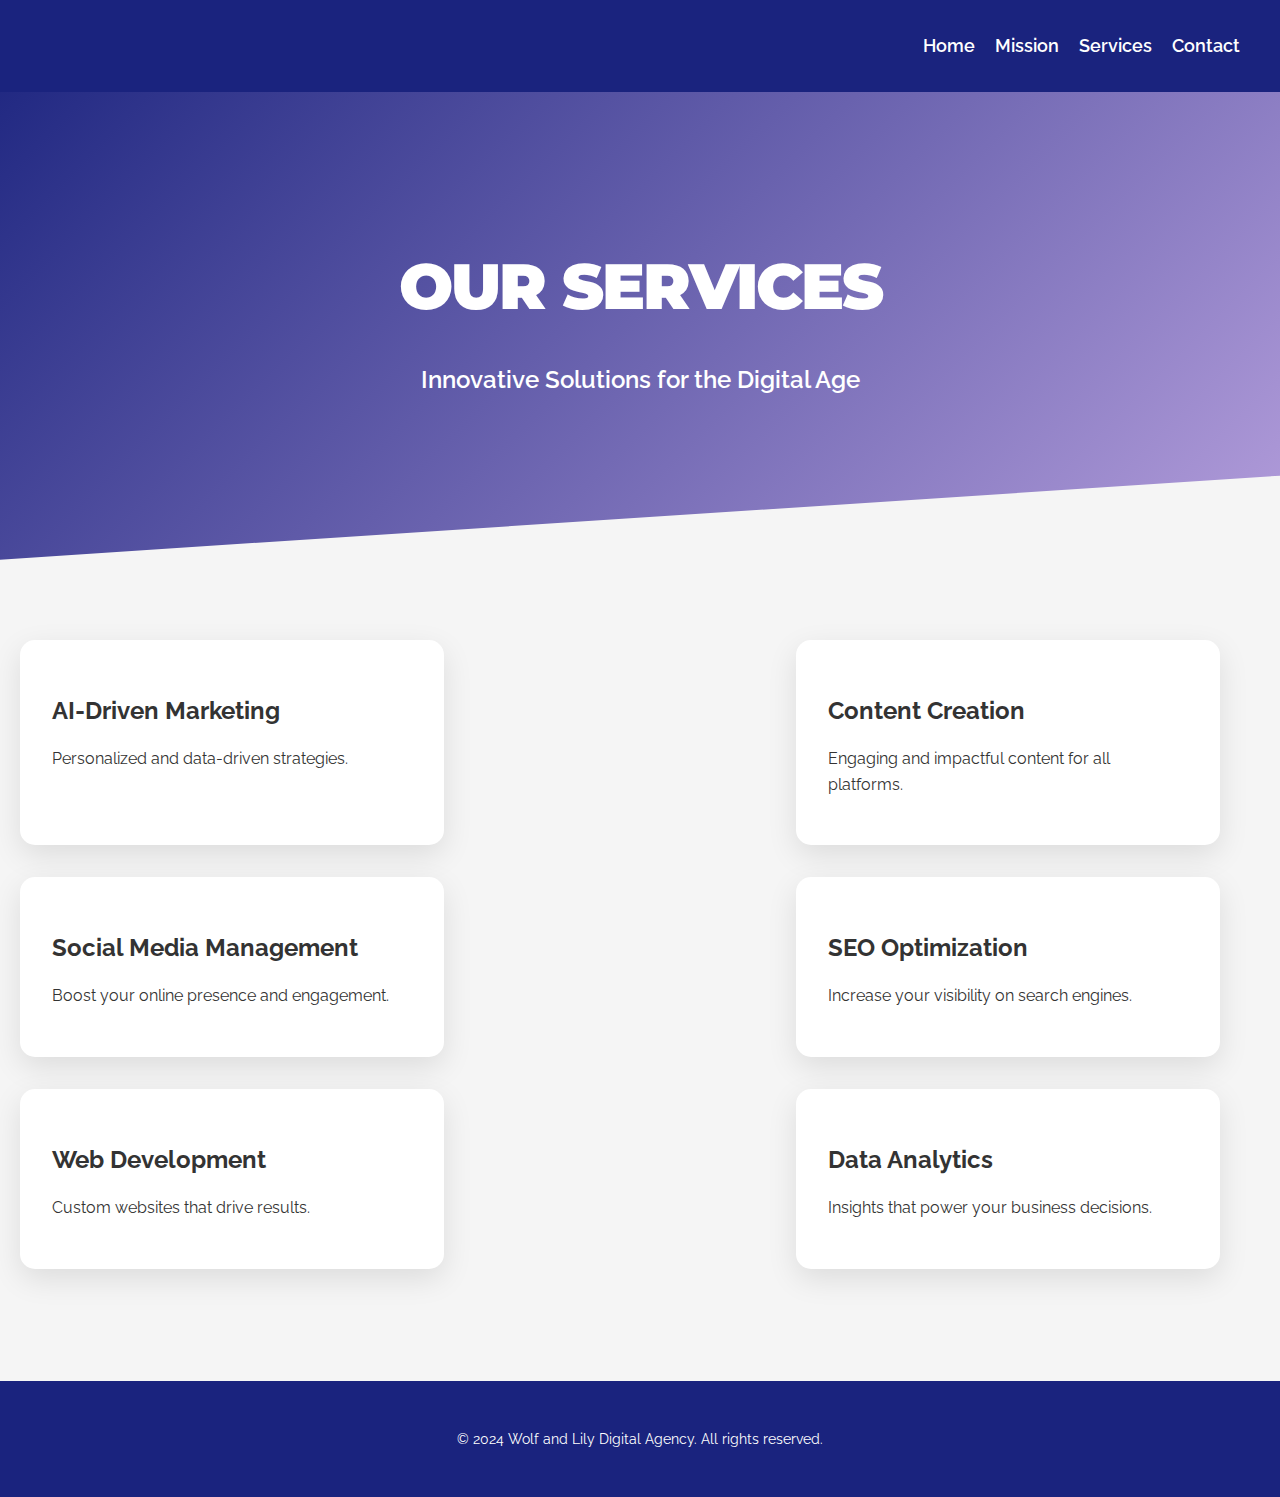
<file: walservices.html>
<!DOCTYPE html>
<html lang="en">
<head>
    <meta charset="UTF-8">
    <meta name="viewport" content="width=device-width, initial-scale=1.0">
    <title>Services - Wolf and Lily Digital Agency</title>
    <link href="https://fonts.googleapis.com/css2?family=Montserrat:wght@700;900&family=Raleway:wght@400;600&display=swap" rel="stylesheet">
    <style>
        :root {
            --primary-color: #1a237e;
            --secondary-color: #b39ddb;
            --accent-color: #ff4081;
            --text-color: #333;
            --background-color: #f5f5f5;
        }

        body, html {
            margin: 0;
            padding: 0;
            font-family: 'Raleway', sans-serif;
            background-color: var(--background-color);
            color: var(--text-color);
            line-height: 1.6;
            scroll-behavior: smooth;
        }

        .container {
            max-width: 1200px;
            margin: 0 auto;
            padding: 0 20px;
        }

        header {
            background-color: var(--primary-color);
            color: white;
            padding: 1rem 0;
            position: fixed;
            width: 100%;
            z-index: 1000;
            transition: background-color 0.3s ease;
        }

        header.scrolled {
            background-color: rgba(26, 35, 126, 0.9);
        }

        nav ul {
            list-style-type: none;
            padding: 0;
            display: flex;
            justify-content: flex-end;
        }

        nav ul li {
            margin-left: 20px;
        }

        nav ul li a {
            color: white;
            text-decoration: none;
            font-weight: 600;
            font-size: 1.1rem;
            transition: color 0.3s ease;
        }

        nav ul li a:hover {
            color: var(--accent-color);
        }

        .services-hero {
            background: linear-gradient(135deg, var(--primary-color), var(--secondary-color));
            color: white;
            text-align: center;
            padding: 12rem 0 8rem;
            clip-path: polygon(0 0, 100% 0, 100% 85%, 0 100%);
        }

        h1 {
            font-family: 'Montserrat', sans-serif;
            font-size: 4rem;
            font-weight: 900;
            text-transform: uppercase;
            letter-spacing: -2px;
            margin-bottom: 1rem;
        }

        .tagline {
            font-size: 1.5rem;
            margin-bottom: 2rem;
            font-weight: 600;
        }

        .services {
            display: flex;
            flex-wrap: wrap;
            justify-content: space-between;
            margin: 5rem 0;
        }

        .service-item {
            background-color: white;
            border-radius: 15px;
            padding: 2rem;
            box-shadow: 0 10px 30px rgba(0,0,0,0.1);
            width: 30%;
            margin-bottom: 2rem;
            cursor: pointer;
            transition: transform 0.3s ease;
        }

        .service-item:hover {
            transform: translateY(-10px);
        }

        .service-item h2 {
            font-size: 1.5rem;
            margin-bottom: 1rem;
        }

        .service-item p {
            font-size: 1rem;
            margin-bottom: 1rem;
        }

        .service-popup {
            display: none;
            position: fixed;
            top: 0;
            left: 0;
            width: 100%;
            height: 100%;
            background: rgba(0, 0, 0, 0.7);
            justify-content: center;
            align-items: center;
            z-index: 1001;
        }

        .service-popup-content {
            background-color: white;
            border-radius: 15px;
            padding: 3rem;
            box-shadow: 0 10px 30px rgba(0,0,0,0.3);
            max-width: 600px;
            text-align: center;
        }

        .service-popup-content h2 {
            font-size: 2rem;
            margin-bottom: 1rem;
        }

        .service-popup-content p {
            font-size: 1.2rem;
            margin-bottom: 1rem;
        }

        .close-popup {
            font-size: 1.5rem;
            font-weight: bold;
            cursor: pointer;
            color: var(--accent-color);
            position: absolute;
            top: 20px;
            right: 20px;
        }

        footer {
            background-color: var(--primary-color);
            color: white;
            text-align: center;
            padding: 2rem 0;
            font-size: 0.9rem;
        }

        @media (max-width: 768px) {
            h1 { font-size: 3rem; }
            .services-hero { padding: 8rem 0 4rem; }
            .service-item { width: 100%; }
        }
    </style>
</head>
<body>
    <header id="header">
        <div class="container">
            <nav>
                <ul>
                    <li><a href="index.html">Home</a></li>
                    <li><a href="mission.html">Mission</a></li>
                    <li><a href="services.html">Services</a></li>
                    <li><a href="contact.html">Contact</a></li>
                </ul>
            </nav>
        </div>
    </header>

    <main>
        <section class="services-hero">
            <div class="container">
                <h1>Our Services</h1>
                <p class="tagline">Innovative Solutions for the Digital Age</p>
            </div>
        </section>

        <section class="services container">
            <div class="service-item" onclick="showPopup('aiMarketing')">
                <h2>AI-Driven Marketing</h2>
                <p>Personalized and data-driven strategies.</p>
            </div>
            <div class="service-item" onclick="showPopup('contentCreation')">
                <h2>Content Creation</h2>
                <p>Engaging and impactful content for all platforms.</p>
            </div>
            <div class="service-item" onclick="showPopup('socialMedia')">
                <h2>Social Media Management</h2>
                <p>Boost your online presence and engagement.</p>
            </div>
            <div class="service-item" onclick="showPopup('seoOptimization')">
                <h2>SEO Optimization</h2>
                <p>Increase your visibility on search engines.</p>
            </div>
            <div class="service-item" onclick="showPopup('webDevelopment')">
                <h2>Web Development</h2>
                <p>Custom websites that drive results.</p>
            </div>
            <div class="service-item" onclick="showPopup('dataAnalytics')">
                <h2>Data Analytics</h2>
                <p>Insights that power your business decisions.</p>
            </div>
        </section>
    </main>

    <div class="service-popup" id="aiMarketing">
        <div class="service-popup-content">
            <span class="close-popup" onclick="closePopup('aiMarketing')">&times;</span>
            <h2>AI-Driven Marketing</h2>
            <p>Our AI-driven marketing solutions offer unparalleled personalization and efficiency. We use advanced data analytics to craft strategies that are uniquely tailored to your business, ensuring maximum impact and ROI. Stay ahead of the competition with our innovative approach to marketing.</p>
        </div>
    </div>

    <div class="service-popup" id="contentCreation">
        <div class="service-popup-content">
            <span class="close-popup" onclick="closePopup('contentCreation')">&times;</span>
            <h2>Content Creation</h2>
            <p>Our content creation services are designed to engage and captivate your audience. From blog posts and articles to videos and infographics, we create content that resonates with your target audience and strengthens your brand's voice. Let us help you tell your story.</p>
        </div>
    </div>

    <div class="service-popup" id="socialMedia">
        <div class="service-popup-content">
            <span class="close-popup" onclick="closePopup('socialMedia')">&times;</span>
            <h2>Social Media Management</h2>
            <p>Boost your online presence and engagement with our comprehensive social media management services. We create and execute social media strategies that increase your followers, drive traffic to your website, and enhance your brand's online reputation.</p>
        </div>
    </div>

    <div class="service-popup" id="seoOptimization">
        <div class="service-popup-content">
            <span class="close-popup" onclick="closePopup('seoOptimization')">&times;</span>
            <h2>SEO Optimization</h2>
            <p>Our SEO optimization services help you increase your visibility on search engines, driving more organic traffic to your website. We use the latest techniques and tools to ensure that your website ranks high on search results, bringing you closer to your target audience.</p>
        </div>
    </div>

    <div class="service-popup" id="webDevelopment">
        <div class="service-popup-content">
            <span class="close-popup" onclick="closePopup('webDevelopment')">&times;</span>
            <h2>Web Development</h2>
            <p>Our web development services create custom websites that are not only visually appealing but also highly functional and user-friendly. We build websites that drive results, whether you need an e-commerce platform, a corporate site, or a personal blog.</p>
        </div>
    </div>

    <div class="service-popup" id="dataAnalytics">
        <div class="service-popup-content">
            <span class="close-popup" onclick="closePopup('dataAnalytics')">&times;</span>
            <h2>Data Analytics</h2>
            <p>Our data analytics services provide you with the insights you need to make informed business decisions. We analyze your data to identify trends, opportunities, and areas for improvement, helping you optimize your strategies and achieve your business goals.</p>
        </div>
    </div>

    <footer>
        <div class="container">
            <p>&copy; 2024 Wolf and Lily Digital Agency. All rights reserved.</p>
        </div>
    </footer>

    <script>
        // JavaScript to handle pop-up functionality
        function showPopup(serviceId) {
            document.getElementById(serviceId).style.display = 'flex';
        }

        function closePopup(serviceId) {
            document.getElementById(serviceId).style.display = 'none';
        }

        // Header background change on scroll
        window.addEventListener('scroll', function() {
            const header = document.getElementById('header');
            if (window.scrollY > 50) {
                header.classList.add('scrolled');
            } else {
                header.classList.remove('scrolled');
            }
        });
    </script>
</body>
</html>
</file>
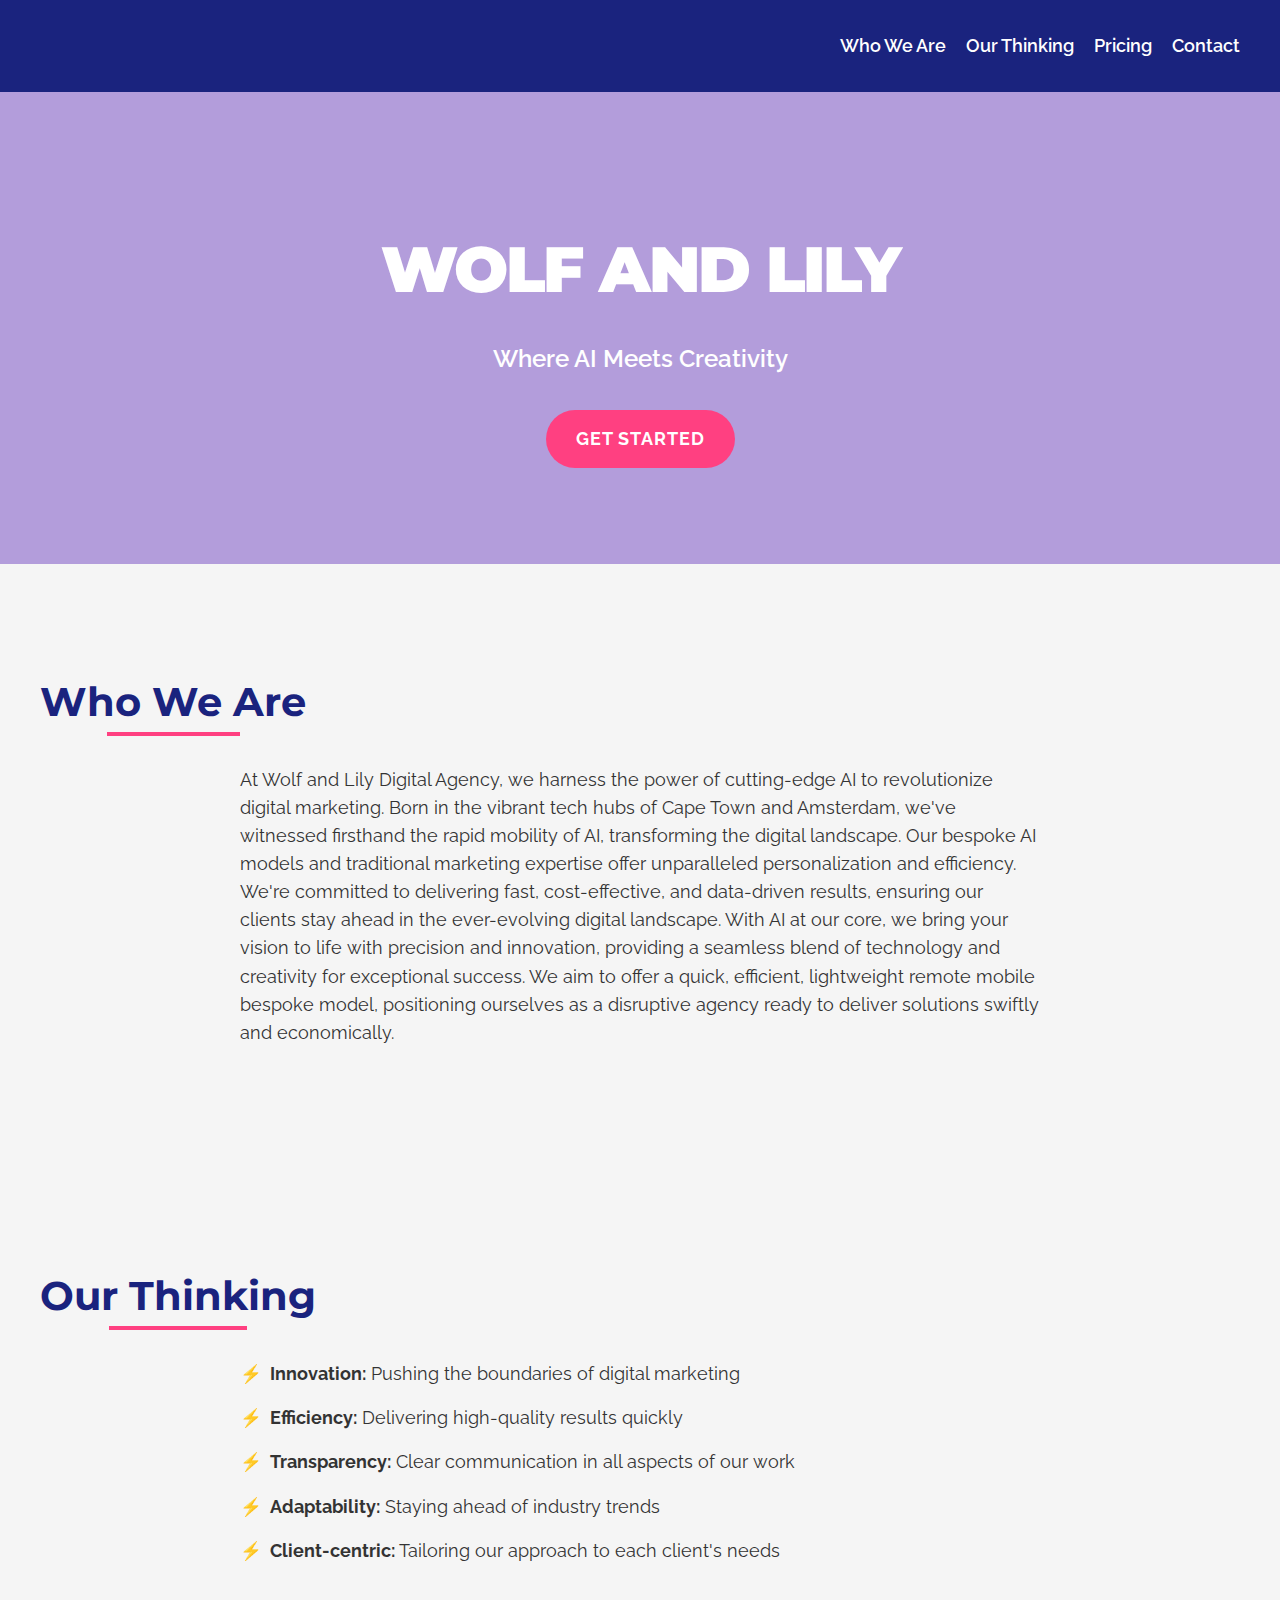
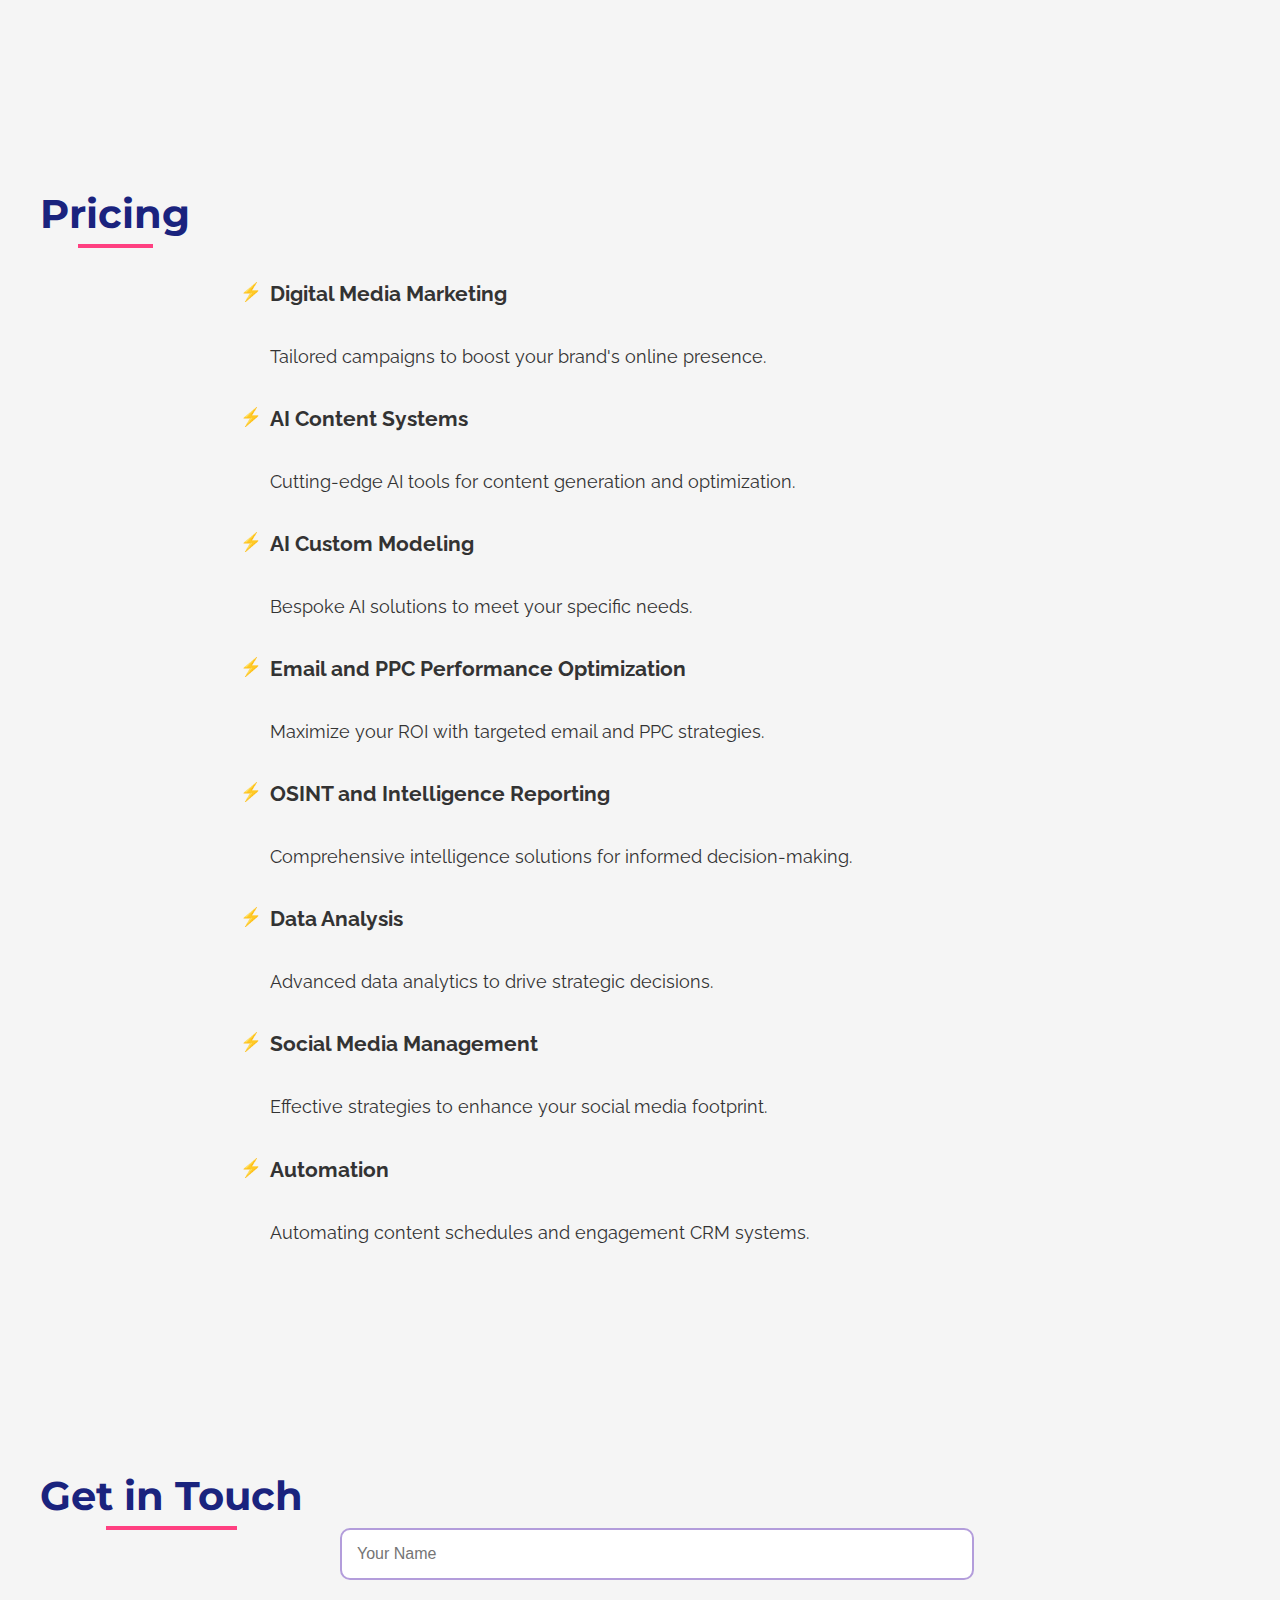
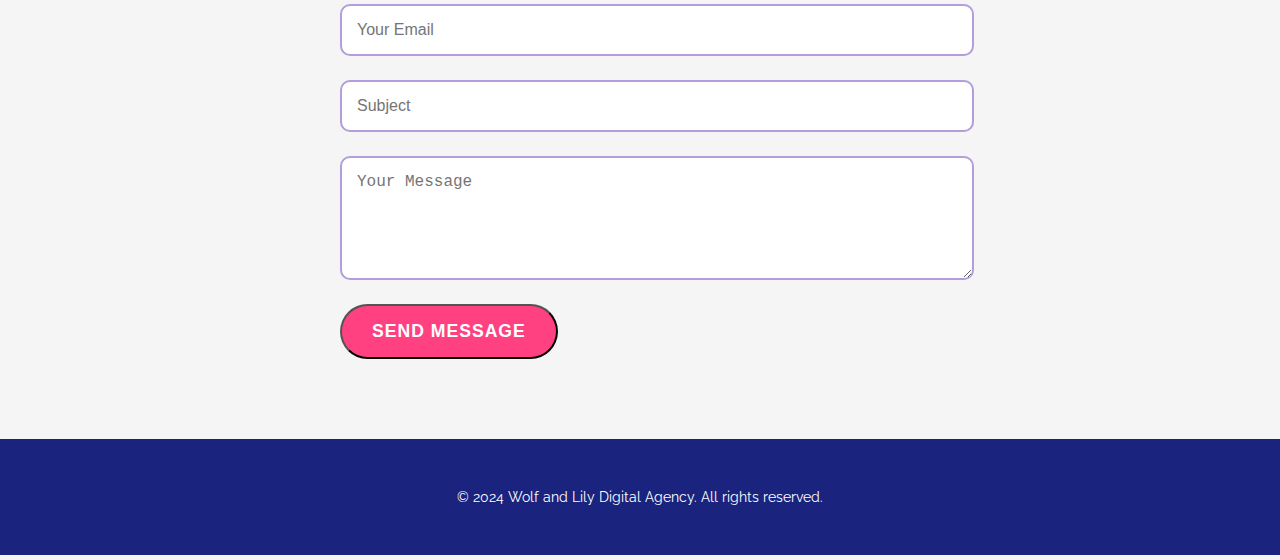
<file: wolfandlily.html>
<!DOCTYPE html>
<html lang="en">
<head>
    <meta charset="UTF-8">
    <meta name="viewport" content="width=device-width, initial-scale=1.0">
    <title>Wolf and Lily Digital Agency</title>
    <link href="https://fonts.googleapis.com/css2?family=Montserrat:wght@700;900&family=Raleway:wght@400;600&display=swap" rel="stylesheet">
    <style>
        :root {
            --primary-color: #1a237e;
            --secondary-color: #b39ddb;
            --accent-color: #ff4081;
            --text-color: #333;
            --background-color: #f5f5f5;
        }

        body, html {
            margin: 0;
            padding: 0;
            font-family: 'Raleway', sans-serif;
            background-color: var(--background-color);
            color: var(--text-color);
            line-height: 1.6;
            scroll-behavior: smooth;
        }

        .container {
            max-width: 1200px;
            margin: 0 auto;
            padding: 0 20px;
        }

        header {
            background-color: var(--primary-color);
            color: white;
            padding: 1rem 0;
        }

        nav ul {
            list-style-type: none;
            padding: 0;
            display: flex;
            justify-content: flex-end;
        }

        nav ul li {
            margin-left: 20px;
        }

        nav ul li a {
            color: white;
            text-decoration: none;
            font-weight: 600;
            font-size: 1.1rem;
            transition: color 0.3s ease;
        }

        nav ul li a:hover {
            color: var(--accent-color);
        }

        .hero {
            background: var(--secondary-color);
            color: white;
            text-align: center;
            padding: 6rem 0;
        }

        h1, h2 {
            font-family: 'Montserrat', sans-serif;
            margin-bottom: 0.5rem;
            line-height: 1.2;
        }

        h1 { 
            font-size: 4rem; 
            font-weight: 900;
            text-transform: uppercase;
            letter-spacing: -2px;
            margin-bottom: 1rem;
        }

        h2 { 
            font-size: 2.5rem; 
            color: var(--primary-color);
            position: relative;
            display: inline-block;
        }

        h2::after {
            content: '';
            display: block;
            width: 50%;
            height: 4px;
            background-color: var(--accent-color);
            position: absolute;
            bottom: -10px;
            left: 25%;
        }

        .tagline {
            font-size: 1.5rem;
            margin-bottom: 2rem;
            font-weight: 600;
        }

        .cta-button {
            display: inline-block;
            background-color: var(--accent-color);
            color: white;
            padding: 15px 30px;
            text-decoration: none;
            border-radius: 50px;
            font-weight: bold;
            font-size: 1.1rem;
            transition: all 0.3s ease;
            text-transform: uppercase;
            letter-spacing: 1px;
        }

        .cta-button:hover {
            background-color: white;
            color: var(--accent-color);
            transform: translateY(-3px);
            box-shadow: 0 4px 10px rgba(0,0,0,0.2);
        }

        section {
            padding: 5rem 0;
            opacity: 1;
            transform: translateY(0);
            transition: opacity 0.6s ease-out, transform 0.6s ease-out;
        }

        section p, section ul {
            font-size: 1.1rem;
            max-width: 800px;
            margin: 2rem auto;
        }

        section ul {
            list-style-type: none;
            padding: 0;
        }

        section li {
            margin-bottom: 1rem;
            padding-left: 30px;
            position: relative;
        }

        section li::before {
            content: '⚡';
            position: absolute;
            left: 0;
            color: var(--accent-color);
        }

        .services {
            background-color: var(--secondary-color);
            clip-path: polygon(0 5%, 100% 0, 100% 95%, 0 100%);
            padding: 8rem 0;
        }

        .services ul {
            list-style-type: none;
            padding: 0;
            display: flex;
            flex-wrap: wrap;
            justify-content: space-between;
            margin-top: 3rem;
        }

        .services li {
            flex-basis: calc(33% - 20px);
            margin-bottom: 40px;
            background-color: white;
            padding: 30px;
            border-radius: 15px;
            box-shadow: 0 10px 30px rgba(0,0,0,0.1);
            transition: all 0.3s ease;
        }

        .services li:hover {
            transform: translateY(-10px);
            box-shadow: 0 15px 40px rgba(0,0,0,0.2);
        }

        .contact form {
            display: grid;
            gap: 1.5rem;
            max-width: 600px;
            margin: 0 auto;
        }

        .contact input, .contact textarea {
            width: 100%;
            padding: 15px;
            border: 2px solid var(--secondary-color);
            border-radius: 10px;
            font-size: 1rem;
            transition: all 0.3s ease;
        }

        .contact input:focus, .contact textarea:focus {
            border-color: var(--accent-color);
            outline: none;
            box-shadow: 0 0 0 3px rgba(255, 64, 129, 0.2);
        }

        .contact button {
            justify-self: start;
        }

        footer {
            background-color: var(--primary-color);
            color: white;
            text-align: center;
            padding: 2rem 0;
            font-size: 0.9rem;
        }

        @media (max-width: 768px) {
            h1 { font-size: 3rem; }
            h2 { font-size: 2rem; }
            .services li { flex-basis: 100%; }
        }
    </style>
</head>
<body>
    <header>
        <div class="container">
            <nav>
                <ul>
                    <li><a href="#who-we-are">Who We Are</a></li>
                    <li><a href="#our-thinking">Our Thinking</a></li>
                    <li><a href="#pricing">Pricing</a></li>
                    <li><a href="#contact">Contact</a></li>
                </ul>
            </nav>
        </div>
    </header>

    <main>
        <section id="home" class="hero">
            <div class="container">
                <h1>Wolf and Lily</h1>
                <p class="tagline">Where AI Meets Creativity</p>
                <a href="#contact" class="cta-button">Get Started</a>
            </div>
        </section>

        <section id="who-we-are" class="mission">
            <div class="container">
                <h2>Who We Are</h2>
                <p>At Wolf and Lily Digital Agency, we harness the power of cutting-edge AI to revolutionize digital marketing. Born in the vibrant tech hubs of Cape Town and Amsterdam, we've witnessed firsthand the rapid mobility of AI, transforming the digital landscape. Our bespoke AI models and traditional marketing expertise offer unparalleled personalization and efficiency. We're committed to delivering fast, cost-effective, and data-driven results, ensuring our clients stay ahead in the ever-evolving digital landscape. With AI at our core, we bring your vision to life with precision and innovation, providing a seamless blend of technology and creativity for exceptional success. We aim to offer a quick, efficient, lightweight remote mobile bespoke model, positioning ourselves as a disruptive agency ready to deliver solutions swiftly and economically.</p>
            </div>
        </section>

        <section id="our-thinking" class="values">
            <div class="container">
                <h2>Our Thinking</h2>
                <ul>
                    <li><strong>Innovation:</strong> Pushing the boundaries of digital marketing</li>
                    <li><strong>Efficiency:</strong> Delivering high-quality results quickly</li>
                    <li><strong>Transparency:</strong> Clear communication in all aspects of our work</li>
                    <li><strong>Adaptability:</strong> Staying ahead of industry trends</li>
                    <li><strong>Client-centric:</strong> Tailoring our approach to each client's needs</li>
                </ul>
            </div>
        </section>

        <section id="pricing" class="services<section id="pricing" class="services">
            <div class="container">
                <h2>Pricing</h2>
                <ul>
                    <li>
                        <h3>Digital Media Marketing</h3>
                        <p>Tailored campaigns to boost your brand's online presence.</p>
                    </li>
                    <li>
                        <h3>AI Content Systems</h3>
                        <p>Cutting-edge AI tools for content generation and optimization.</p>
                    </li>
                    <li>
                        <h3>AI Custom Modeling</h3>
                        <p>Bespoke AI solutions to meet your specific needs.</p>
                    </li>
                    <li>
                        <h3>Email and PPC Performance Optimization</h3>
                        <p>Maximize your ROI with targeted email and PPC strategies.</p>
                    </li>
                    <li>
                        <h3>OSINT and Intelligence Reporting</h3>
                        <p>Comprehensive intelligence solutions for informed decision-making.</p>
                    </li>
                    <li>
                        <h3>Data Analysis</h3>
                        <p>Advanced data analytics to drive strategic decisions.</p>
                    </li>
                    <li>
                        <h3>Social Media Management</h3>
                        <p>Effective strategies to enhance your social media footprint.</p>
                    </li>
                    <li>
                        <h3>Automation</h3>
                        <p>Automating content schedules and engagement CRM systems.</p>
                    </li>
                </ul>
            </div>
        </section>

        <section id="contact" class="contact">
            <div class="container">
                <h2>Get in Touch</h2>
                <form action="mailto:openai.quickstep197@passinbox.com" method="post" enctype="text/plain">
                    <input type="text" name="name" placeholder="Your Name" required>
                    <input type="email" name="email" placeholder="Your Email" required>
                    <input type="text" name="subject" placeholder="Subject">
                    <textarea name="message" placeholder="Your Message" rows="5" required></textarea>
                    <button type="submit" class="cta-button">Send Message</button>
                </form>
            </div>
        </section>
    </main>

    <footer>
        <div class="container">
            <p>&copy; 2024 Wolf and Lily Digital Agency. All rights reserved.</p>
        </div>
    </footer>

    <script>
        document.addEventListener('DOMContentLoaded', function() {
            const sections = document.querySelectorAll('section');
            const navLinks = document.querySelectorAll('nav ul li a');

            function onScroll() {
                const scrollPos = window.scrollY + 100; // Adjust for better visibility

                sections.forEach(section => {
                    if (section.offsetTop <= scrollPos && (section.offsetTop + section.offsetHeight) > scrollPos) {
                        navLinks.forEach(link => {
                            link.classList.remove('active');
                            if (link.getAttribute('href').includes(section.id)) {
                                link.classList.add('active');
                            }
                        });
                    }
                });
            }

            window.addEventListener('scroll', onScroll);
            onScroll(); // Trigger scroll event on page load
        });
    </script>
</body>
</html>
</file>
